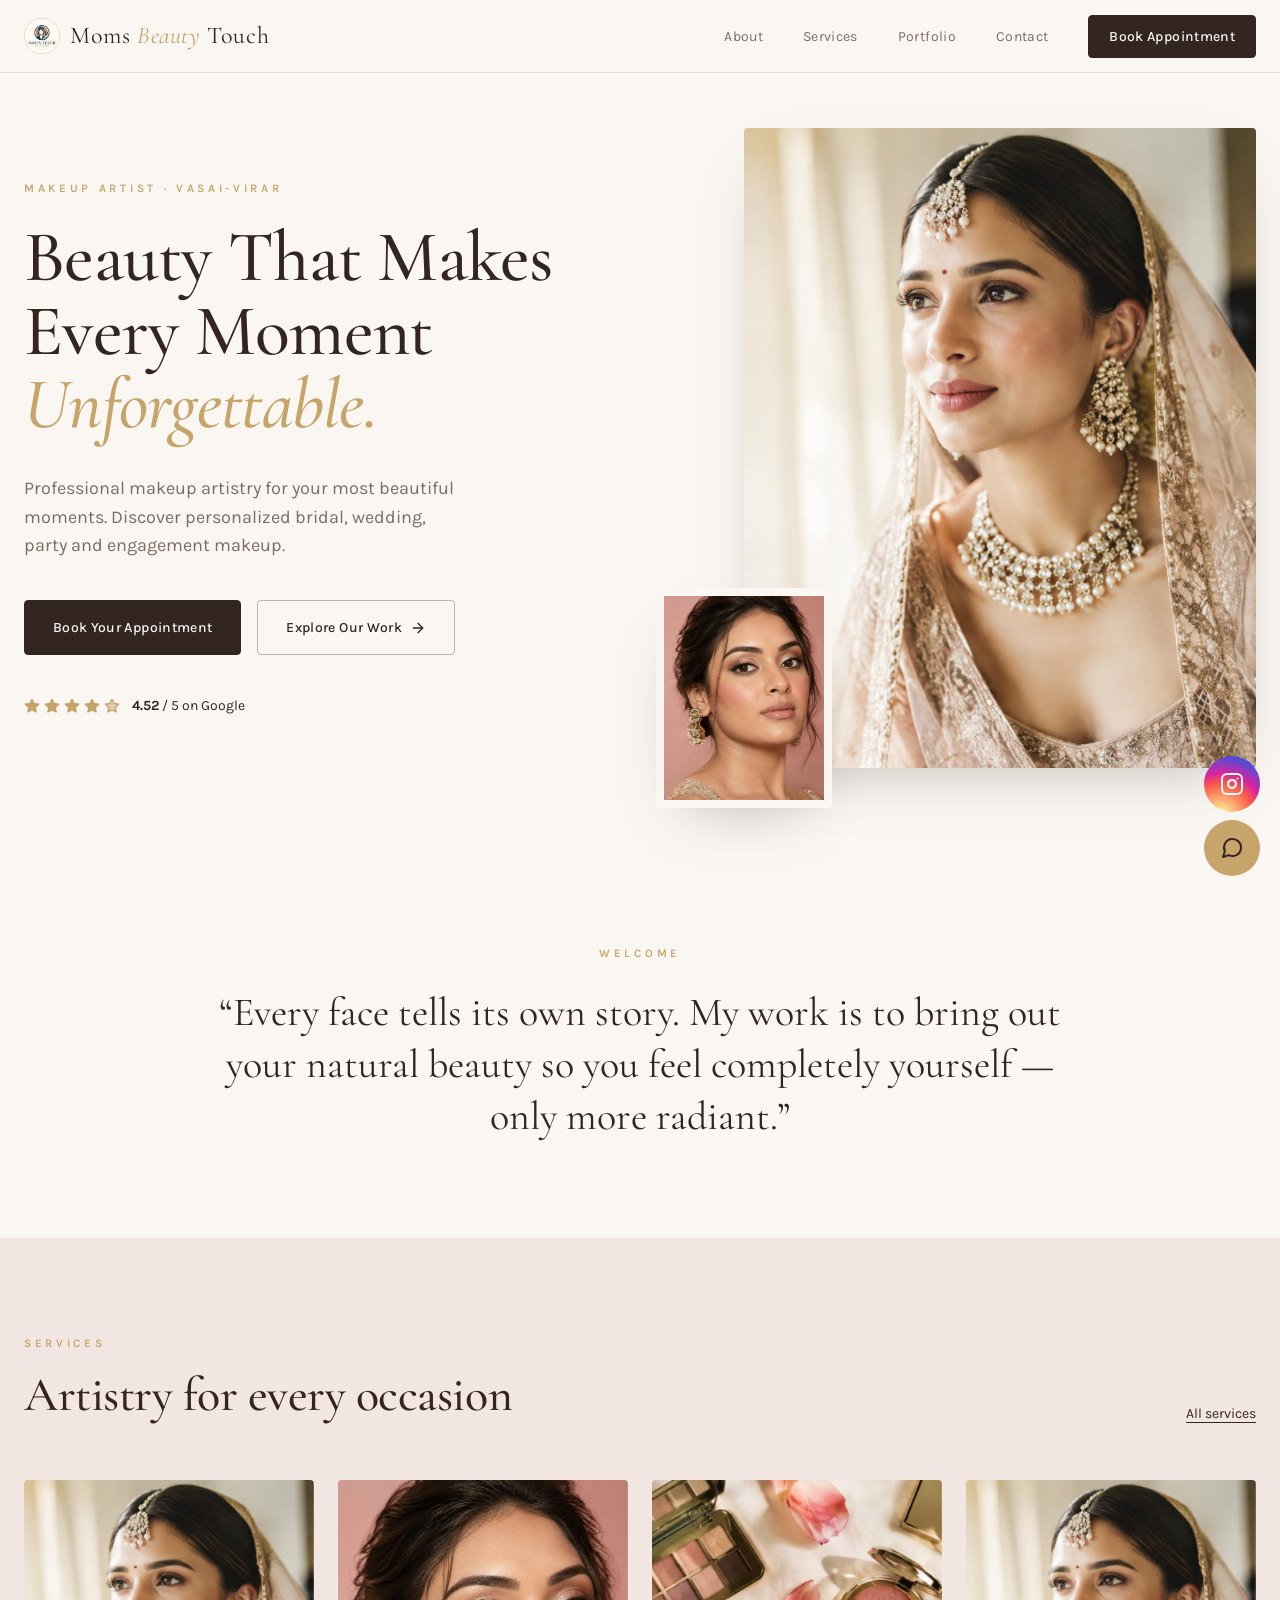
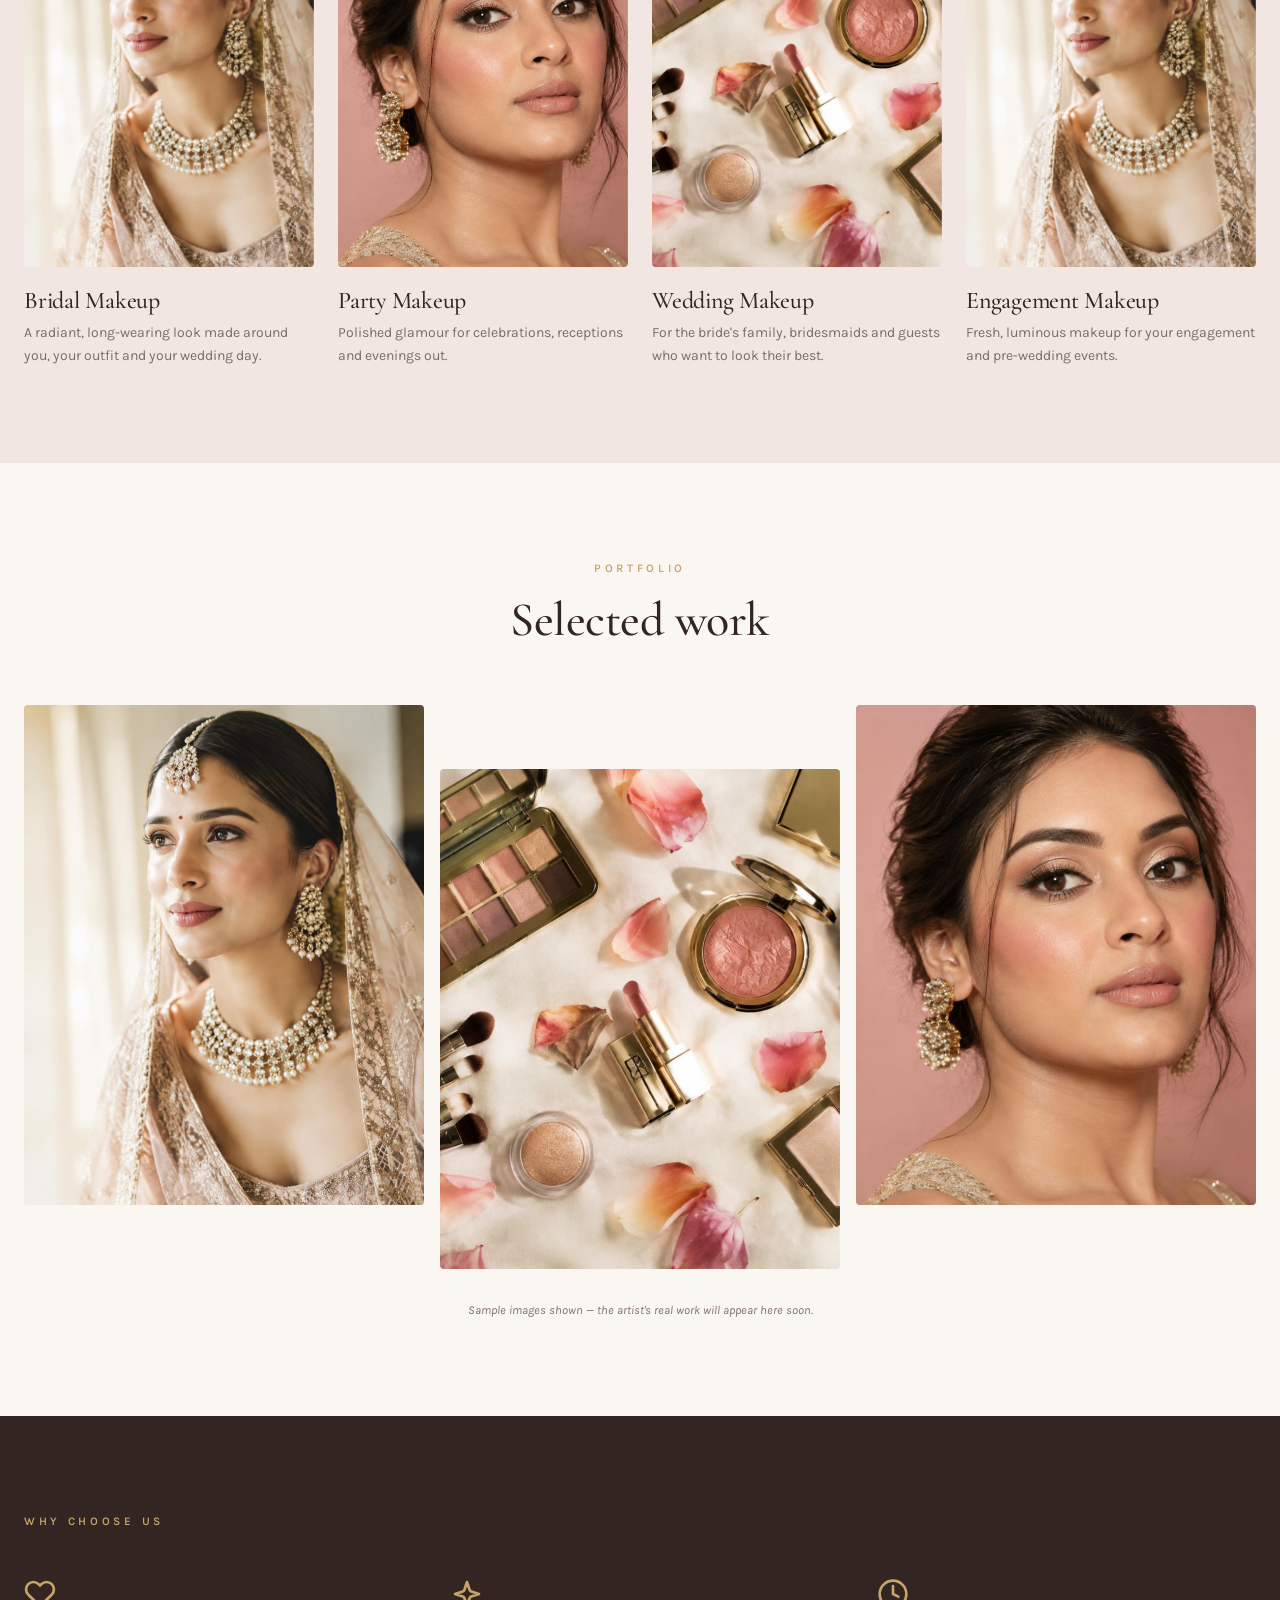
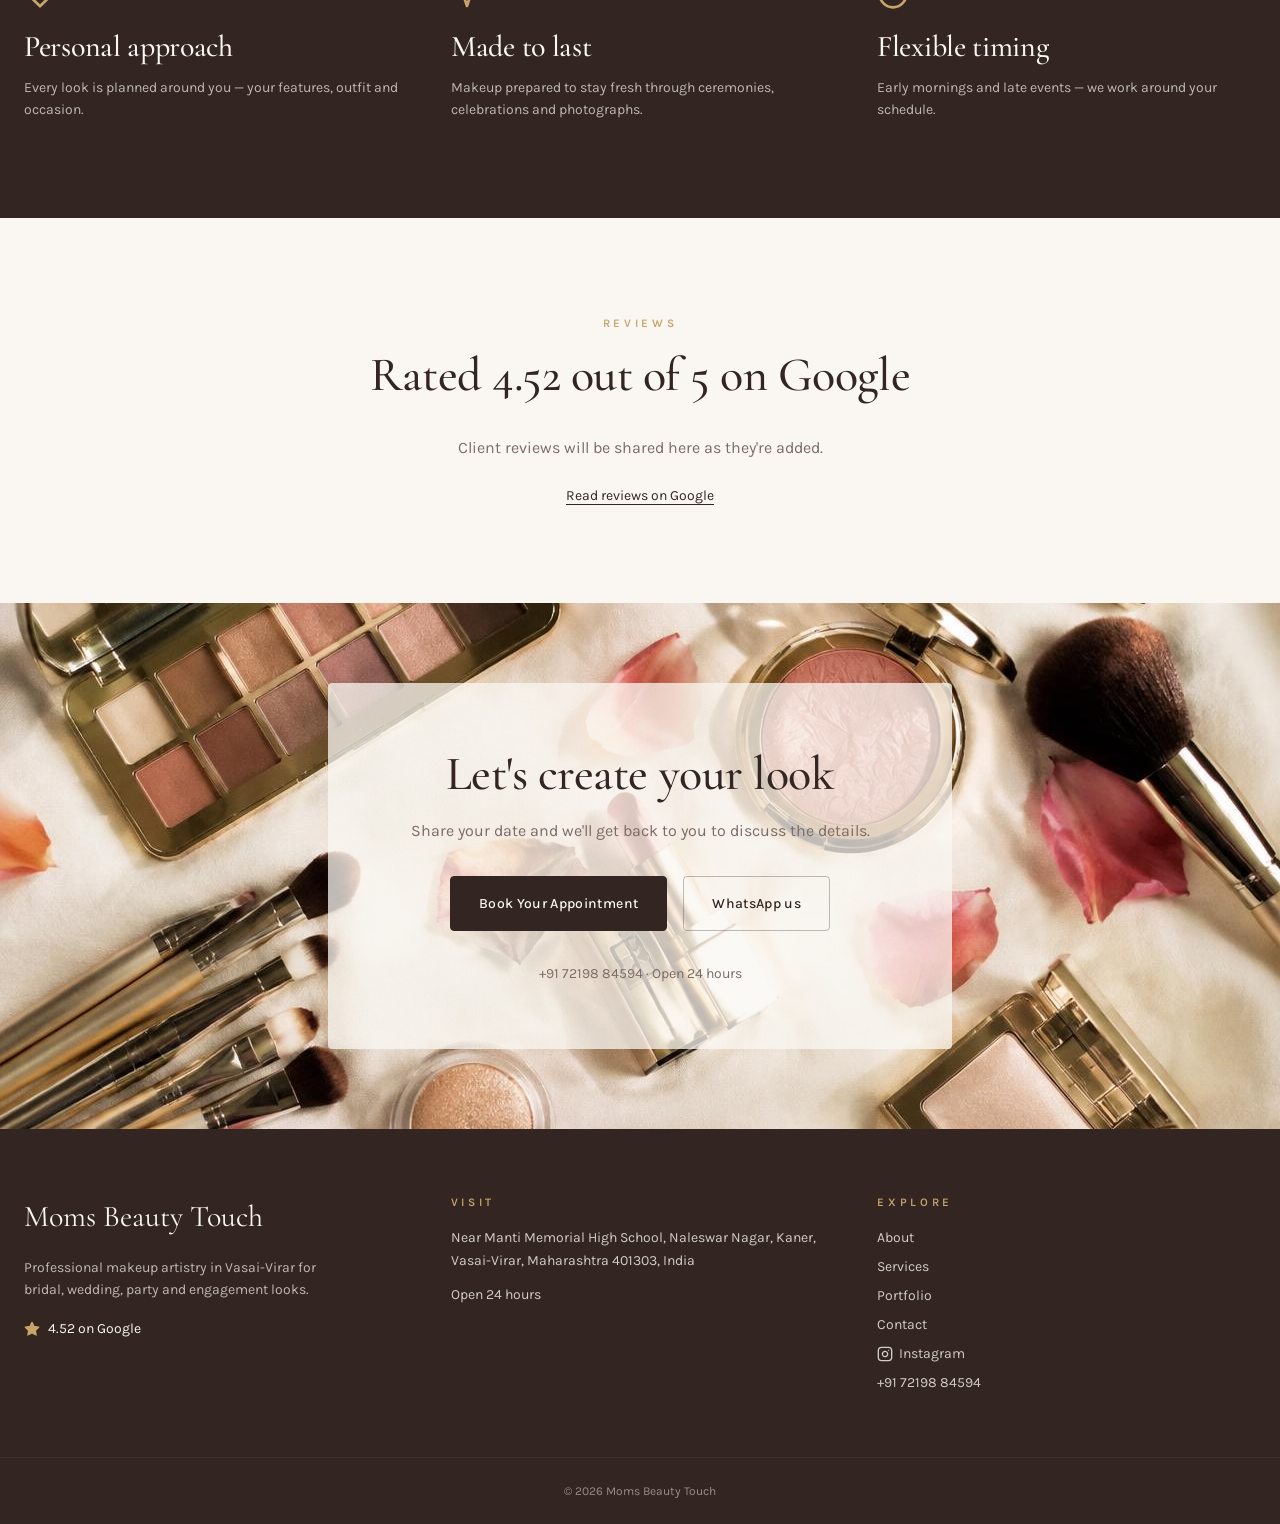
<file: index.html>
<!DOCTYPE html>
<html lang="en">
<head>
  <meta charset="UTF-8">
  <meta name="viewport" content="width=device-width, initial-scale=1.0">
  <title>Moms Beauty Touch — Bridal &amp; Party Makeup Artist, Vasai-Virar</title>
  <meta name="description" content="Professional bridal, wedding, party and engagement makeup in Vasai-Virar. Rated 4.52 on Google. Book your appointment today.">
  <meta property="og:title" content="Moms Beauty Touch — Bridal &amp; Party Makeup Artist, Vasai-Virar">
  <meta property="og:description" content="Professional bridal, wedding, party and engagement makeup in Vasai-Virar. Rated 4.52 on Google. Book your appointment today.">
  <meta property="og:type" content="website">
  <meta name="twitter:card" content="summary_large_image">
  <meta name="google-site-verification" content="jjWDTF46aO9fRRLZhnkF09t1IWAJakijJ6ZKNgYiA4A" />
  <link rel="icon" href="assets/images/favicon.ico" type="image/x-icon">

  <!-- Google Fonts: Cormorant Garamond & Karla -->
  <link rel="preconnect" href="https://fonts.googleapis.com">
  <link rel="preconnect" href="https://fonts.gstatic.com" crossorigin>
  <link href="https://fonts.googleapis.com/css2?family=Cormorant+Garamond:ital,wght@0,400;0,500;0,600;1,400;1,500&family=Karla:wght@400;500;600&display=swap" rel="stylesheet">

  <!-- Stylesheet -->
  <link rel="stylesheet" href="assets/css/style.css">

  <!-- Structured Data (Schema.org) -->
  <script type="application/ld+json">
  {
    "@context": "https://schema.org",
    "@type": "BeautySalon",
    "name": "Moms Beauty Touch",
    "telephone": "+917219884594",
    "address": {
      "@type": "PostalAddress",
      "streetAddress": "Near Manti Memorial High School, Naleswar Nagar, Kaner",
      "addressLocality": "Vasai-Virar",
      "addressRegion": "Maharashtra",
      "postalCode": "401303",
      "addressCountry": "IN"
    },
    "openingHours": "Mo-Su 00:00-23:59",
    "aggregateRating": {
      "@type": "AggregateRating",
      "ratingValue": 4.52,
      "bestRating": 5
    }
  }
  </script>
</head>
<body>

  <!-- Site Header -->
  <header class="site-header glass">
    <div class="container max-w-7xl site-header-inner">
      <a href="index.html" class="site-logo">
        <img src="assets/images/logo.png" alt="Moms Beauty Touch Logo" class="site-logo-img">
        <span>Moms <em class="text-gold">Beauty</em> Touch</span>
      </a>

      <nav class="nav-desktop">
        <a href="about.html" class="nav-link">About</a>
        <a href="services.html" class="nav-link">Services</a>
        <a href="portfolio.html" class="nav-link">Portfolio</a>
        <a href="contact.html" class="nav-link">Contact</a>
        <a href="booking.html" class="btn btn-primary btn-sm">Book Appointment</a>
      </nav>

      <button class="mobile-menu-btn" id="mobileMenuBtn" aria-label="Toggle Menu" aria-expanded="false">
        <svg class="icon" id="iconMenu" viewBox="0 0 24 24"><line x1="4" y1="12" x2="20" y2="12"></line><line x1="4" y1="6" x2="20" y2="6"></line><line x1="4" y1="18" x2="20" y2="18"></line></svg>
        <svg class="icon" id="iconClose" viewBox="0 0 24 24" style="display: none;"><line x1="18" y1="6" x2="6" y2="18"></line><line x1="6" y1="6" x2="18" y2="18"></line></svg>
      </button>
    </div>

    <!-- Mobile Drawer Menu -->
    <nav class="mobile-nav-drawer" id="mobileDrawer">
      <a href="about.html" class="mobile-nav-link">About</a>
      <a href="services.html" class="mobile-nav-link">Services</a>
      <a href="portfolio.html" class="mobile-nav-link">Portfolio</a>
      <a href="contact.html" class="mobile-nav-link">Contact</a>
      <a href="booking.html" class="mobile-nav-link">Book Appointment</a>
    </nav>
  </header>

  <!-- Main Content -->
  <main>
    <!-- Hero Section -->
    <section style="position: relative; padding-top: 8rem; padding-bottom: 5rem;">
      <div class="container max-w-7xl" style="display: grid; gap: 3rem; align-items: center;" id="heroGrid">
        <div class="reveal">
          <p class="eyebrow">Makeup Artist · Vasai-Virar</p>
          <h1 style="margin-top: 1.5rem; font-size: clamp(2.5rem, 6vw, 4.5rem); line-height: 1.02;">
            Beauty That Makes Every Moment <em class="text-gold">Unforgettable.</em>
          </h1>
          <p style="margin-top: 2rem; max-width: 28rem; font-size: 1.125rem; color: var(--muted-foreground);">
            Professional makeup artistry for your most beautiful moments. Discover personalized bridal, wedding, party and engagement makeup.
          </p>
          <div style="margin-top: 2.5rem; display: flex; flex-wrap: wrap; gap: 1rem;">
            <a href="booking.html" class="btn btn-primary">Book Your Appointment</a>
            <a href="portfolio.html" class="btn btn-outline" style="gap: 0.5rem;">
              Explore Our Work
              <svg class="icon icon-sm" viewBox="0 0 24 24"><line x1="5" y1="12" x2="19" y2="12"></line><polyline points="12 5 19 12 12 19"></polyline></svg>
            </a>
          </div>
          <div style="margin-top: 2.5rem; display: flex; align-items: center; gap: 0.75rem;">
            <div style="display: flex; gap: 0.25rem;">
              <svg class="icon icon-sm icon-gold-fill" viewBox="0 0 24 24"><polygon points="12 2 15.09 8.26 22 9.27 17 14.14 18.18 21.02 12 17.77 5.82 21.02 7 14.14 2 9.27 8.91 8.26 12 2"></polygon></svg>
              <svg class="icon icon-sm icon-gold-fill" viewBox="0 0 24 24"><polygon points="12 2 15.09 8.26 22 9.27 17 14.14 18.18 21.02 12 17.77 5.82 21.02 7 14.14 2 9.27 8.91 8.26 12 2"></polygon></svg>
              <svg class="icon icon-sm icon-gold-fill" viewBox="0 0 24 24"><polygon points="12 2 15.09 8.26 22 9.27 17 14.14 18.18 21.02 12 17.77 5.82 21.02 7 14.14 2 9.27 8.91 8.26 12 2"></polygon></svg>
              <svg class="icon icon-sm icon-gold-fill" viewBox="0 0 24 24"><polygon points="12 2 15.09 8.26 22 9.27 17 14.14 18.18 21.02 12 17.77 5.82 21.02 7 14.14 2 9.27 8.91 8.26 12 2"></polygon></svg>
              <svg class="icon icon-sm icon-gold-half" viewBox="0 0 24 24"><polygon points="12 2 15.09 8.26 22 9.27 17 14.14 18.18 21.02 12 17.77 5.82 21.02 7 14.14 2 9.27 8.91 8.26 12 2"></polygon></svg>
            </div>
            <p style="font-size: 0.875rem;"><strong>4.52</strong> / 5 on Google</p>
          </div>
        </div>

        <div style="position: relative;" class="reveal" style="transition-delay: 150ms;">
          <div class="img-zoom aspect-4-5 shadow-soft rounded-sm" style="max-width: 32rem; margin-left: auto;">
            <img src="assets/images/hero.jpg" alt="Bridal makeup look" width="1280" height="1600" class="object-cover">
          </div>
          <!-- Overlapping badge image (desktop) -->
          <div class="img-zoom aspect-4-5 shadow-soft rounded-sm hero-badge-img">
            <img src="assets/images/party.jpg" alt="Party makeup look" width="1024" height="1280" loading="lazy" class="object-cover">
          </div>
        </div>
      </div>
    </section>

    <!-- Welcome Statement Section -->
    <section style="padding: 6rem 0; text-align: center;">
      <div class="container max-w-4xl reveal">
        <p class="eyebrow">Welcome</p>
        <p style="margin-top: 1.5rem; font-family: var(--font-serif); font-size: clamp(1.75rem, 4vw, 2.5rem); line-height: 1.3;">
          &ldquo;Every face tells its own story. My work is to bring out your natural beauty so you feel completely yourself — only more radiant.&rdquo;
        </p>
      </div>
    </section>

    <!-- Services Overview Section -->
    <section style="background-color: var(--secondary-50); padding: 6rem 0;">
      <div class="container max-w-7xl">
        <div style="display: flex; flex-wrap: wrap; align-items: flex-end; justify-content: space-between; gap: 1.5rem;">
          <div class="reveal">
            <p class="eyebrow">Services</p>
            <h2 class="section-title">Artistry for every occasion</h2>
          </div>
          <a href="services.html" style="font-size: 0.875rem; text-decoration: underline; text-underline-offset: 4px;" class="reveal">All services</a>
        </div>

        <div id="servicesHomeGrid" style="margin-top: 3.5rem; display: grid; gap: 1.5rem; grid-template-columns: repeat(auto-fit, minmax(240px, 1fr));">
          <!-- Bridal Makeup -->
          <div class="reveal" style="transition-delay: 0ms;">
            <a href="service-details.html?service=bridal" style="display: block; text-decoration: none;">
              <div class="img-zoom aspect-3-4 rounded-sm">
                <img src="assets/images/hero.jpg" alt="Bridal Makeup" loading="lazy" class="object-cover">
              </div>
              <h3 style="margin-top: 1.25rem; font-size: 1.5rem;">Bridal Makeup</h3>
              <p style="margin-top: 0.5rem; font-size: 0.875rem; color: var(--muted-foreground);">
                A radiant, long-wearing look made around you, your outfit and your wedding day.
              </p>
            </a>
          </div>

          <!-- Party Makeup -->
          <div class="reveal" style="transition-delay: 100ms;">
            <a href="service-details.html?service=party" style="display: block; text-decoration: none;">
              <div class="img-zoom aspect-3-4 rounded-sm">
                <img src="assets/images/party.jpg" alt="Party Makeup" loading="lazy" class="object-cover">
              </div>
              <h3 style="margin-top: 1.25rem; font-size: 1.5rem;">Party Makeup</h3>
              <p style="margin-top: 0.5rem; font-size: 0.875rem; color: var(--muted-foreground);">
                Polished glamour for celebrations, receptions and evenings out.
              </p>
            </a>
          </div>

          <!-- Wedding Makeup -->
          <div class="reveal" style="transition-delay: 200ms;">
            <a href="service-details.html?service=wedding" style="display: block; text-decoration: none;">
              <div class="img-zoom aspect-3-4 rounded-sm">
                <img src="assets/images/studio.jpg" alt="Wedding Makeup" loading="lazy" class="object-cover">
              </div>
              <h3 style="margin-top: 1.25rem; font-size: 1.5rem;">Wedding Makeup</h3>
              <p style="margin-top: 0.5rem; font-size: 0.875rem; color: var(--muted-foreground);">
                For the bride's family, bridesmaids and guests who want to look their best.
              </p>
            </a>
          </div>

          <!-- Engagement Makeup -->
          <div class="reveal" style="transition-delay: 300ms;">
            <a href="service-details.html?service=engagement" style="display: block; text-decoration: none;">
              <div class="img-zoom aspect-3-4 rounded-sm">
                <img src="assets/images/hero.jpg" alt="Engagement Makeup" loading="lazy" class="object-cover">
              </div>
              <h3 style="margin-top: 1.25rem; font-size: 1.5rem;">Engagement Makeup</h3>
              <p style="margin-top: 0.5rem; font-size: 0.875rem; color: var(--muted-foreground);">
                Fresh, luminous makeup for your engagement and pre-wedding events.
              </p>
            </a>
          </div>
        </div>
      </div>
    </section>

    <!-- Selected Portfolio Section -->
    <section style="padding: 6rem 0;">
      <div class="container max-w-7xl">
        <div class="section-head text-center reveal">
          <p class="eyebrow">Portfolio</p>
          <h2 class="section-title">Selected work</h2>
        </div>

        <div style="margin-top: 3.5rem; display: grid; gap: 1rem; grid-template-columns: repeat(2, 1fr);" id="portfolioHomeGrid">
          <div class="reveal" style="transition-delay: 0ms;">
            <div class="img-zoom aspect-4-5 rounded-sm">
              <img src="assets/images/hero.jpg" alt="Portfolio sample bridal" loading="lazy" class="object-cover">
            </div>
          </div>
          <div class="reveal offset-md-16" style="transition-delay: 120ms;">
            <div class="img-zoom aspect-4-5 rounded-sm">
              <img src="assets/images/studio.jpg" alt="Portfolio sample studio kit" loading="lazy" class="object-cover">
            </div>
          </div>
          <div class="reveal" style="transition-delay: 240ms;" id="portfolioHomeItem3">
            <div class="img-zoom aspect-4-5 rounded-sm">
              <img src="assets/images/party.jpg" alt="Portfolio sample party" loading="lazy" class="object-cover">
            </div>
          </div>
        </div>

        <div style="margin-top: 2rem; text-align: center;">
          <p id="portfolioHomeNote" style="font-size: 0.75rem; color: var(--muted-foreground); font-style: italic;">
            Sample images shown — the artist's real work will appear here soon.
          </p>
        </div>
      </div>
    </section>

    <!-- Why Choose Us Section -->
    <section style="background-color: var(--primary); color: var(--primary-foreground); padding: 6rem 0;">
      <div class="container max-w-7xl">
        <p class="eyebrow reveal">Why choose us</p>
        <div style="margin-top: 3rem; display: grid; gap: 3rem; grid-template-columns: repeat(auto-fit, minmax(260px, 1fr));">
          <!-- Feature 1 -->
          <div class="reveal" style="transition-delay: 0ms;">
            <svg class="icon icon-xl icon-gold" viewBox="0 0 24 24"><path d="M20.84 4.61a5.5 5.5 0 0 0-7.78 0L12 5.67l-1.06-1.06a5.5 5.5 0 0 0-7.78 7.78l1.06 1.06L12 21.23l7.78-7.78 1.06-1.06a5.5 5.5 0 0 0 0-7.78z"></path></svg>
            <h3 style="margin-top: 1.25rem; font-size: 1.875rem; color: var(--primary-foreground);">Personal approach</h3>
            <p style="margin-top: 0.75rem; font-size: 0.875rem; opacity: 0.7; line-height: 1.6;">
              Every look is planned around you — your features, outfit and occasion.
            </p>
          </div>

          <!-- Feature 2 -->
          <div class="reveal" style="transition-delay: 120ms;">
            <svg class="icon icon-xl icon-gold" viewBox="0 0 24 24"><path d="m12 3-1.912 5.813a2 2 0 0 1-1.275 1.275L3 12l5.813 1.912a2 2 0 0 1 1.275 1.275L12 21l1.912-5.813a2 2 0 0 1 1.275-1.275L21 12l-5.813-1.912a2 2 0 0 1-1.275-1.275L12 3Z"></path></svg>
            <h3 style="margin-top: 1.25rem; font-size: 1.875rem; color: var(--primary-foreground);">Made to last</h3>
            <p style="margin-top: 0.75rem; font-size: 0.875rem; opacity: 0.7; line-height: 1.6;">
              Makeup prepared to stay fresh through ceremonies, celebrations and photographs.
            </p>
          </div>

          <!-- Feature 3 -->
          <div class="reveal" style="transition-delay: 240ms;">
            <svg class="icon icon-xl icon-gold" viewBox="0 0 24 24"><circle cx="12" cy="12" r="10"></circle><polyline points="12 6 12 12 16 14"></polyline></svg>
            <h3 style="margin-top: 1.25rem; font-size: 1.875rem; color: var(--primary-foreground);">Flexible timing</h3>
            <p style="margin-top: 0.75rem; font-size: 0.875rem; opacity: 0.7; line-height: 1.6;">
              Early mornings and late events — we work around your schedule.
            </p>
          </div>
        </div>
      </div>
    </section>

    <!-- Reviews / Google Rating Section -->
    <section style="padding: 6rem 0; text-align: center;">
      <div class="container max-w-4xl">
        <div class="section-head text-center reveal">
          <p class="eyebrow">Reviews</p>
          <h2 class="section-title">Rated 4.52 out of 5 on Google</h2>
        </div>

        <div class="reveal" style="margin-top: 1.5rem;">
          <p style="color: var(--muted-foreground); font-size: 1rem;">
            Client reviews will be shared here as they're added.
          </p>
          <a href="https://www.google.com/maps/search/?api=1&query=Moms%20Beauty%20Touch%2C%20Near%20Manti%20Memorial%20High%20School%2C%20Naleswar%20Nagar%2C%20Kaner%2C%20Vasai-Virar%2C%20Maharashtra%20401303" target="_blank" rel="noreferrer" style="margin-top: 1.5rem; display: inline-block; font-size: 0.875rem; text-decoration: underline; text-underline-offset: 4px;">
            Read reviews on Google
          </a>
        </div>
      </div>
    </section>

    <!-- Call to Action Banner Section -->
    <section style="position: relative; overflow: hidden;">
      <img src="assets/images/studio.jpg" alt="Moms Beauty Touch Studio" loading="lazy" style="position: absolute; inset: 0; width: 100%; height: 100%; object-fit: cover;">
      <div class="container max-w-2xl reveal" style="position: relative; margin-top: 5rem; margin-bottom: 5rem;">
        <div class="glass rounded-sm" style="padding: 4rem 2rem; text-align: center;">
          <h2 style="font-size: clamp(2rem, 5vw, 3rem);">Let's create your look</h2>
          <p style="margin-top: 1rem; color: var(--muted-foreground); font-size: 1rem;">
            Share your date and we'll get back to you to discuss the details.
          </p>
          <div style="margin-top: 2rem; display: flex; flex-wrap: wrap; justify-content: center; gap: 1rem;">
            <a href="booking.html" class="btn btn-primary">Book Your Appointment</a>
            <a href="https://wa.me/917219884594?text=Hello!%20I'd%20like%20to%20enquire%20about%20makeup." target="_blank" rel="noreferrer" class="btn btn-outline">WhatsApp us</a>
          </div>
          <p style="margin-top: 2rem; font-size: 0.875rem; color: var(--muted-foreground);">
            +91 72198 84594 · Open 24 hours
          </p>
        </div>
      </div>
    </section>
  </main>

  <!-- Site Footer -->
  <footer class="site-footer">
    <div class="container max-w-7xl footer-grid">
      <div>
        <p class="footer-brand">Moms Beauty Touch</p>
        <p class="footer-desc">Professional makeup artistry in Vasai-Virar for bridal, wedding, party and engagement looks.</p>
        <p class="footer-rating">
          <svg class="icon icon-sm icon-gold-fill" viewBox="0 0 24 24"><polygon points="12 2 15.09 8.26 22 9.27 17 14.14 18.18 21.02 12 17.77 5.82 21.02 7 14.14 2 9.27 8.91 8.26 12 2"></polygon></svg>
          4.52 on Google
        </p>
      </div>
      <div>
        <p class="footer-col-title">Visit</p>
        <p class="footer-text">Near Manti Memorial High School, Naleswar Nagar, Kaner, Vasai-Virar, Maharashtra 401303, India</p>
        <p class="footer-text" style="margin-top: 0.75rem;">Open 24 hours</p>
      </div>
      <div>
        <p class="footer-col-title">Explore</p>
        <div class="footer-links">
          <a href="about.html">About</a>
          <a href="services.html">Services</a>
          <a href="portfolio.html">Portfolio</a>
          <a href="contact.html">Contact</a>
          <a href="https://www.instagram.com/moms_beauty_touch" target="_blank" rel="noreferrer" style="display: inline-flex; align-items: center; gap: 0.35rem;">
            <svg class="icon icon-sm" viewBox="0 0 24 24" fill="none" stroke="currentColor" stroke-width="2" stroke-linecap="round" stroke-linejoin="round"><rect x="2" y="2" width="20" height="20" rx="5" ry="5"></rect><path d="M16 11.37A4 4 0 1 1 12.63 8 4 4 0 0 1 16 11.37z"></path><line x1="17.5" y1="6.5" x2="17.51" y2="6.5"></line></svg>
            Instagram
          </a>
          <a href="tel:+917219884594">+91 72198 84594</a>
        </div>
      </div>
    </div>
    <div class="footer-copyright">
      &copy; <span id="currentYear"></span> Moms Beauty Touch
    </div>
  </footer>

  <!-- Floating Instagram CTA Button -->
  <a href="https://www.instagram.com/moms_beauty_touch" target="_blank" rel="noreferrer" class="insta-float-btn" aria-label="Follow on Instagram">
    <svg class="icon icon-lg" viewBox="0 0 24 24" fill="none" stroke="currentColor" stroke-width="2" stroke-linecap="round" stroke-linejoin="round"><rect x="2" y="2" width="20" height="20" rx="5" ry="5"></rect><path d="M16 11.37A4 4 0 1 1 12.63 8 4 4 0 0 1 16 11.37z"></path><line x1="17.5" y1="6.5" x2="17.51" y2="6.5"></line></svg>
  </a>

  <!-- Floating WhatsApp CTA Button -->
  <a href="https://wa.me/917219884594?text=Hello!%20I'd%20like%20to%20enquire%20about%20makeup." target="_blank" rel="noreferrer" class="wa-float-btn" aria-label="Chat on WhatsApp">
    <svg class="icon icon-lg" viewBox="0 0 24 24"><path d="m3 21 1.9-5.7a8.5 8.5 0 1 1 3.8 3.8z"></path></svg>
  </a>

  <!-- Mobile Sticky Bottom Booking Bar -->
  <a href="booking.html" class="mobile-sticky-bar">
    Book Your Appointment
  </a>

  <!-- Responsive Hero Grid Custom Inline Style -->
  <style>
    @media (min-width: 768px) {
      #heroGrid {
        grid-template-columns: repeat(12, minmax(0, 1fr)) !important;
      }
      #heroGrid > div:first-child {
        grid-column: span 6 / span 6;
      }
      #heroGrid > div:last-child {
        grid-column: span 6 / span 6;
      }
      .hero-badge-img {
        display: block !important;
        position: absolute;
        bottom: -2.5rem;
        left: -0.5rem;
        width: 11rem;
        border: 8px solid var(--background);
      }
      #portfolioHomeGrid {
        grid-template-columns: repeat(3, 1fr) !important;
      }
    }
    @media (max-width: 767px) {
      .hero-badge-img {
        display: none !important;
      }
    }
  </style>

  <!-- JavaScript -->
  <script src="assets/js/main.js"></script>
</body>
</html>
</file>
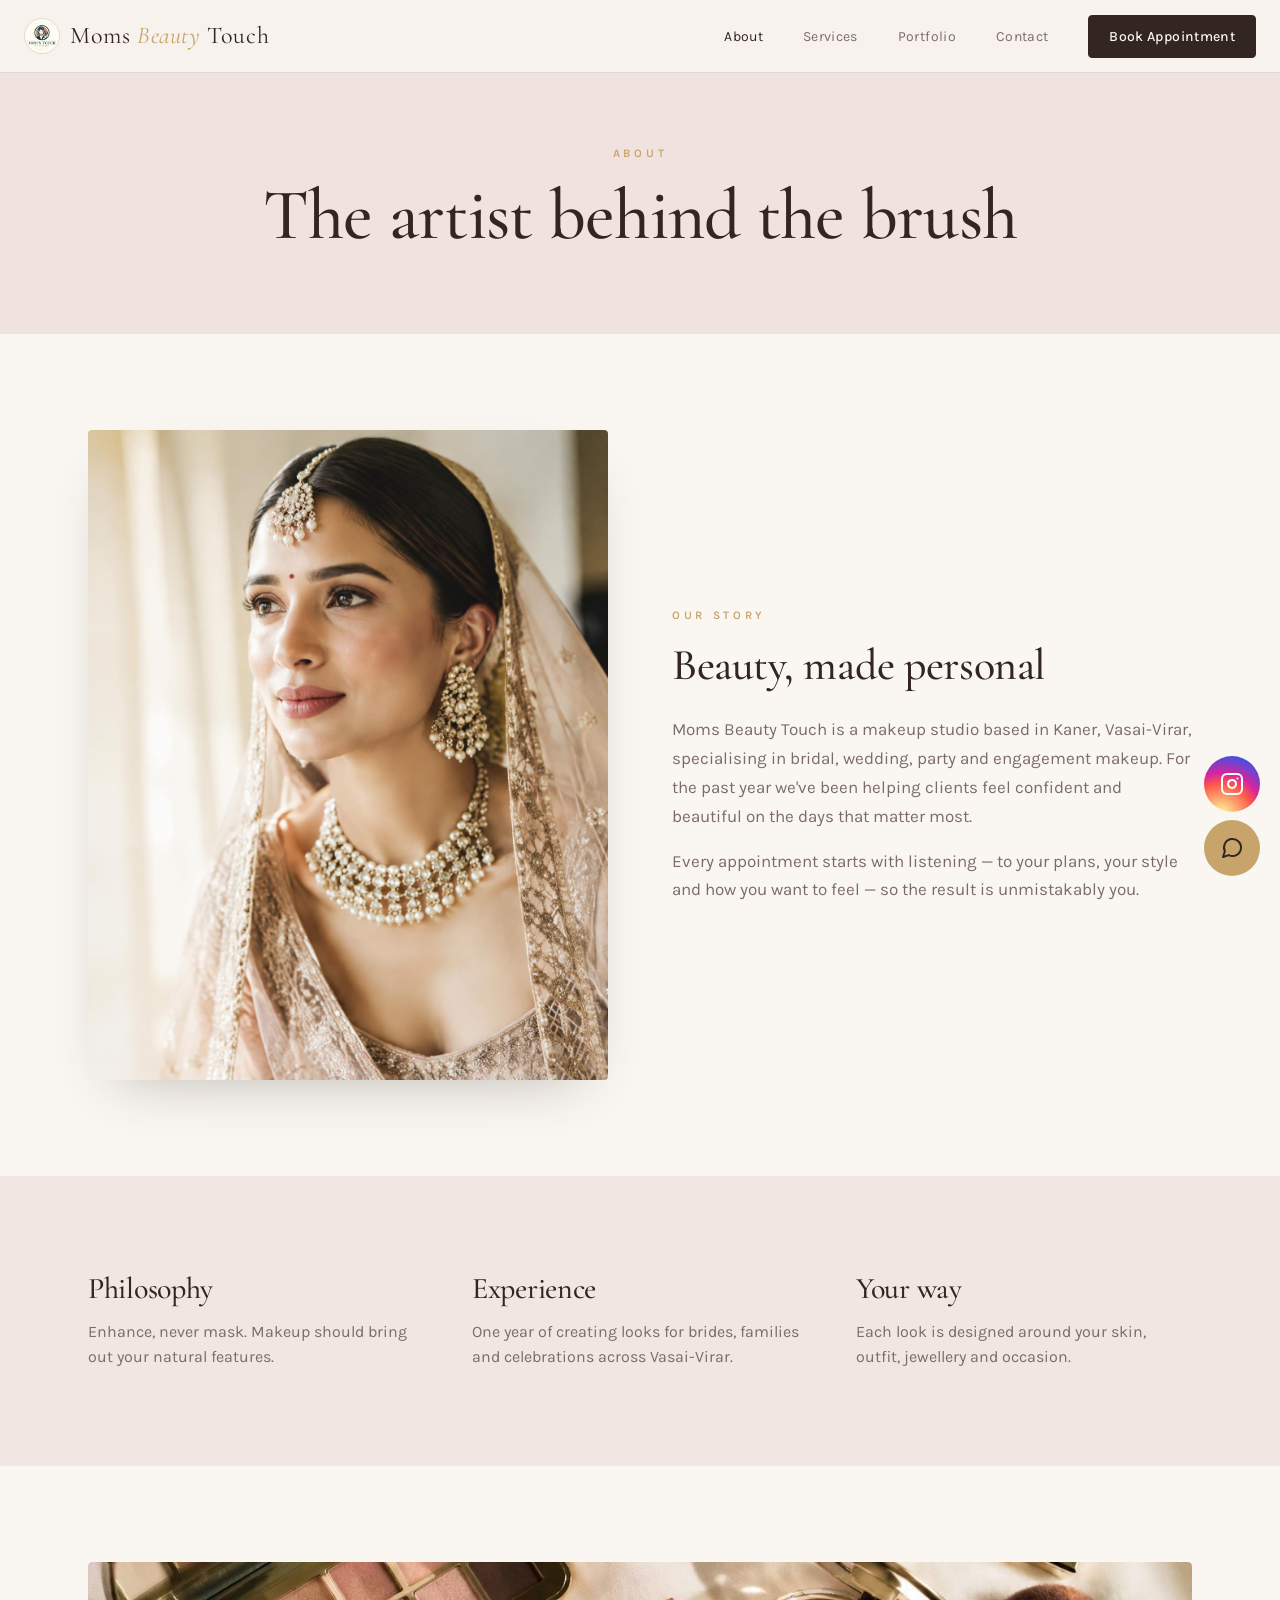
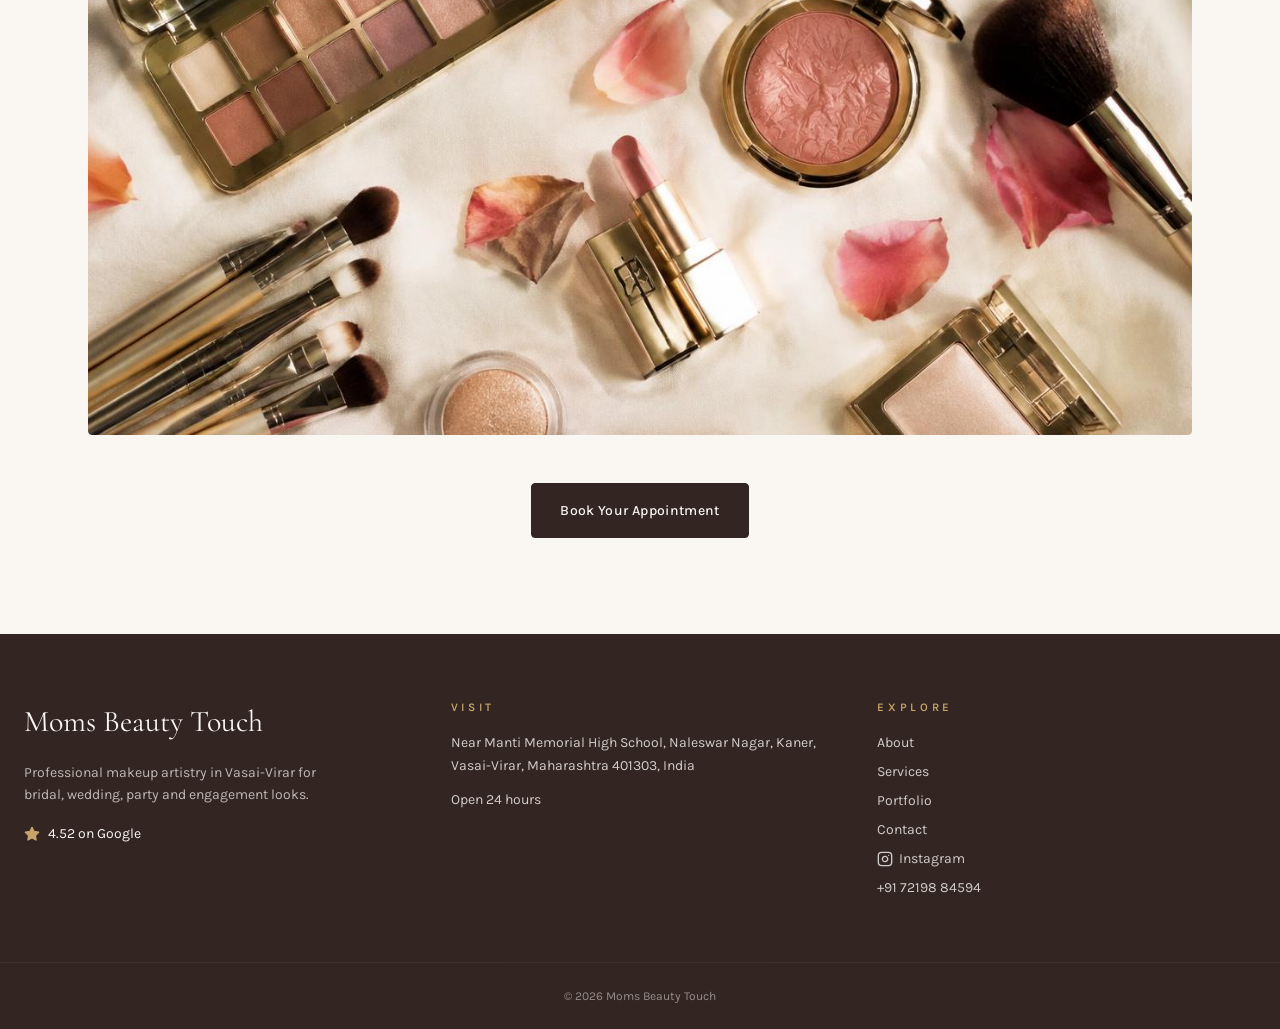
<file: about.html>
<!DOCTYPE html>
<html lang="en">
<head>
  <meta charset="UTF-8">
  <meta name="viewport" content="width=device-width, initial-scale=1.0">
  <title>About — Moms Beauty Touch</title>
  <meta name="description" content="Meet the makeup artist behind Moms Beauty Touch in Vasai-Virar and her personal approach to beauty.">
  <meta property="og:title" content="About — Moms Beauty Touch">
  <meta property="og:description" content="Meet the makeup artist behind Moms Beauty Touch in Vasai-Virar and her personal approach to beauty.">
  <meta property="og:type" content="website">
  <meta name="twitter:card" content="summary_large_image">
  <link rel="icon" href="assets/images/favicon.ico" type="image/x-icon">

  <!-- Google Fonts -->
  <link rel="preconnect" href="https://fonts.googleapis.com">
  <link rel="preconnect" href="https://fonts.gstatic.com" crossorigin>
  <link href="https://fonts.googleapis.com/css2?family=Cormorant+Garamond:ital,wght@0,400;0,500;0,600;1,400;1,500&family=Karla:wght@400;500;600&display=swap" rel="stylesheet">

  <!-- Stylesheet -->
  <link rel="stylesheet" href="assets/css/style.css">
</head>
<body>

  <!-- Site Header -->
  <header class="site-header glass">
    <div class="container max-w-7xl site-header-inner">
      <a href="index.html" class="site-logo">
        <img src="assets/images/logo.png" alt="Moms Beauty Touch Logo" class="site-logo-img">
        <span>Moms <em class="text-gold">Beauty</em> Touch</span>
      </a>

      <nav class="nav-desktop">
        <a href="about.html" class="nav-link active">About</a>
        <a href="services.html" class="nav-link">Services</a>
        <a href="portfolio.html" class="nav-link">Portfolio</a>
        <a href="contact.html" class="nav-link">Contact</a>
        <a href="booking.html" class="btn btn-primary btn-sm">Book Appointment</a>
      </nav>

      <button class="mobile-menu-btn" id="mobileMenuBtn" aria-label="Toggle Menu" aria-expanded="false">
        <svg class="icon" id="iconMenu" viewBox="0 0 24 24"><line x1="4" y1="12" x2="20" y2="12"></line><line x1="4" y1="6" x2="20" y2="6"></line><line x1="4" y1="18" x2="20" y2="18"></line></svg>
        <svg class="icon" id="iconClose" viewBox="0 0 24 24" style="display: none;"><line x1="18" y1="6" x2="6" y2="18"></line><line x1="6" y1="6" x2="18" y2="18"></line></svg>
      </button>
    </div>

    <!-- Mobile Drawer Menu -->
    <nav class="mobile-nav-drawer" id="mobileDrawer">
      <a href="about.html" class="mobile-nav-link active">About</a>
      <a href="services.html" class="mobile-nav-link">Services</a>
      <a href="portfolio.html" class="mobile-nav-link">Portfolio</a>
      <a href="contact.html" class="mobile-nav-link">Contact</a>
      <a href="booking.html" class="mobile-nav-link">Book Appointment</a>
    </nav>
  </header>

  <!-- Main Content -->
  <main>
    <!-- Page Hero Header -->
    <section class="page-hero">
      <p class="eyebrow">About</p>
      <h1 class="page-hero-title">The artist behind the brush</h1>
    </section>

    <!-- Our Story Section -->
    <section style="padding: 6rem 0;">
      <div class="container max-w-6xl">
        <div style="display: grid; gap: 4rem; align-items: center;" id="aboutStoryGrid">
          <div class="reveal">
            <div class="img-zoom aspect-4-5 rounded-sm shadow-soft">
              <img src="assets/images/hero.jpg" alt="Makeup by Moms Beauty Touch" class="object-cover">
            </div>
          </div>
          <div class="reveal" style="transition-delay: 150ms;">
            <p class="eyebrow">Our story</p>
            <h2 style="margin-top: 1rem; font-size: clamp(2rem, 4vw, 2.75rem);">Beauty, made personal</h2>
            <p style="margin-top: 1.5rem; color: var(--muted-foreground); line-height: 1.7; font-size: 1.0625rem;">
              Moms Beauty Touch is a makeup studio based in Kaner, Vasai-Virar, specialising in bridal, wedding, party and engagement makeup. For the past year we've been helping clients feel confident and beautiful on the days that matter most.
            </p>
            <p style="margin-top: 1rem; color: var(--muted-foreground); line-height: 1.7; font-size: 1.0625rem;">
              Every appointment starts with listening — to your plans, your style and how you want to feel — so the result is unmistakably you.
            </p>
          </div>
        </div>
      </div>
    </section>

    <!-- Values Grid Section -->
    <section style="background-color: var(--secondary-50); padding: 6rem 0;">
      <div class="container max-w-6xl">
        <div style="display: grid; gap: 3rem; grid-template-columns: repeat(auto-fit, minmax(260px, 1fr));">
          <!-- Philosophy -->
          <div class="reveal" style="transition-delay: 0ms;">
            <h3 style="font-size: 1.875rem;">Philosophy</h3>
            <p style="margin-top: 0.75rem; color: var(--muted-foreground); line-height: 1.6;">
              Enhance, never mask. Makeup should bring out your natural features.
            </p>
          </div>

          <!-- Experience -->
          <div class="reveal" style="transition-delay: 120ms;">
            <h3 style="font-size: 1.875rem;">Experience</h3>
            <p style="margin-top: 0.75rem; color: var(--muted-foreground); line-height: 1.6;">
              One year of creating looks for brides, families and celebrations across Vasai-Virar.
            </p>
          </div>

          <!-- Your Way -->
          <div class="reveal" style="transition-delay: 240ms;">
            <h3 style="font-size: 1.875rem;">Your way</h3>
            <p style="margin-top: 0.75rem; color: var(--muted-foreground); line-height: 1.6;">
              Each look is designed around your skin, outfit, jewellery and occasion.
            </p>
          </div>
        </div>
      </div>
    </section>

    <!-- Studio Landscape Banner Section -->
    <section style="padding: 6rem 0; text-align: center;">
      <div class="container max-w-6xl reveal">
        <div class="aspect-21-9 rounded-sm overflow-hidden" style="overflow: hidden;">
          <img src="assets/images/studio.jpg" alt="Makeup kit studio" loading="lazy" class="object-cover rounded-sm">
        </div>
        <div style="margin-top: 3rem;">
          <a href="booking.html" class="btn btn-primary">Book Your Appointment</a>
        </div>
      </div>
    </section>
  </main>

  <!-- Site Footer -->
  <footer class="site-footer">
    <div class="container max-w-7xl footer-grid">
      <div>
        <p class="footer-brand">Moms Beauty Touch</p>
        <p class="footer-desc">Professional makeup artistry in Vasai-Virar for bridal, wedding, party and engagement looks.</p>
        <p class="footer-rating">
          <svg class="icon icon-sm icon-gold-fill" viewBox="0 0 24 24"><polygon points="12 2 15.09 8.26 22 9.27 17 14.14 18.18 21.02 12 17.77 5.82 21.02 7 14.14 2 9.27 8.91 8.26 12 2"></polygon></svg>
          4.52 on Google
        </p>
      </div>
      <div>
        <p class="footer-col-title">Visit</p>
        <p class="footer-text">Near Manti Memorial High School, Naleswar Nagar, Kaner, Vasai-Virar, Maharashtra 401303, India</p>
        <p class="footer-text" style="margin-top: 0.75rem;">Open 24 hours</p>
      </div>
      <div>
        <p class="footer-col-title">Explore</p>
        <div class="footer-links">
          <a href="about.html">About</a>
          <a href="services.html">Services</a>
          <a href="portfolio.html">Portfolio</a>
          <a href="contact.html">Contact</a>
          <a href="https://www.instagram.com/moms_beauty_touch" target="_blank" rel="noreferrer" style="display: inline-flex; align-items: center; gap: 0.35rem;">
            <svg class="icon icon-sm" viewBox="0 0 24 24" fill="none" stroke="currentColor" stroke-width="2" stroke-linecap="round" stroke-linejoin="round"><rect x="2" y="2" width="20" height="20" rx="5" ry="5"></rect><path d="M16 11.37A4 4 0 1 1 12.63 8 4 4 0 0 1 16 11.37z"></path><line x1="17.5" y1="6.5" x2="17.51" y2="6.5"></line></svg>
            Instagram
          </a>
          <a href="tel:+917219884594">+91 72198 84594</a>
        </div>
      </div>
    </div>
    <div class="footer-copyright">
      &copy; <span id="currentYear"></span> Moms Beauty Touch
    </div>
  </footer>

  <!-- Floating Instagram CTA Button -->
  <a href="https://www.instagram.com/moms_beauty_touch" target="_blank" rel="noreferrer" class="insta-float-btn" aria-label="Follow on Instagram">
    <svg class="icon icon-lg" viewBox="0 0 24 24" fill="none" stroke="currentColor" stroke-width="2" stroke-linecap="round" stroke-linejoin="round"><rect x="2" y="2" width="20" height="20" rx="5" ry="5"></rect><path d="M16 11.37A4 4 0 1 1 12.63 8 4 4 0 0 1 16 11.37z"></path><line x1="17.5" y1="6.5" x2="17.51" y2="6.5"></line></svg>
  </a>

  <!-- Floating WhatsApp CTA Button -->
  <a href="https://wa.me/917219884594?text=Hello!%20I'd%20like%20to%20enquire%20about%20makeup." target="_blank" rel="noreferrer" class="wa-float-btn" aria-label="Chat on WhatsApp">
    <svg class="icon icon-lg" viewBox="0 0 24 24"><path d="m3 21 1.9-5.7a8.5 8.5 0 1 1 3.8 3.8z"></path></svg>
  </a>

  <!-- Mobile Sticky Bottom Booking Bar -->
  <a href="booking.html" class="mobile-sticky-bar">
    Book Your Appointment
  </a>

  <!-- Layout Responsive Style -->
  <style>
    @media (min-width: 768px) {
      #aboutStoryGrid {
        grid-template-columns: repeat(2, minmax(0, 1fr)) !important;
      }
    }
  </style>

  <!-- JavaScript -->
  <script src="assets/js/main.js"></script>
</body>
</html>
</file>
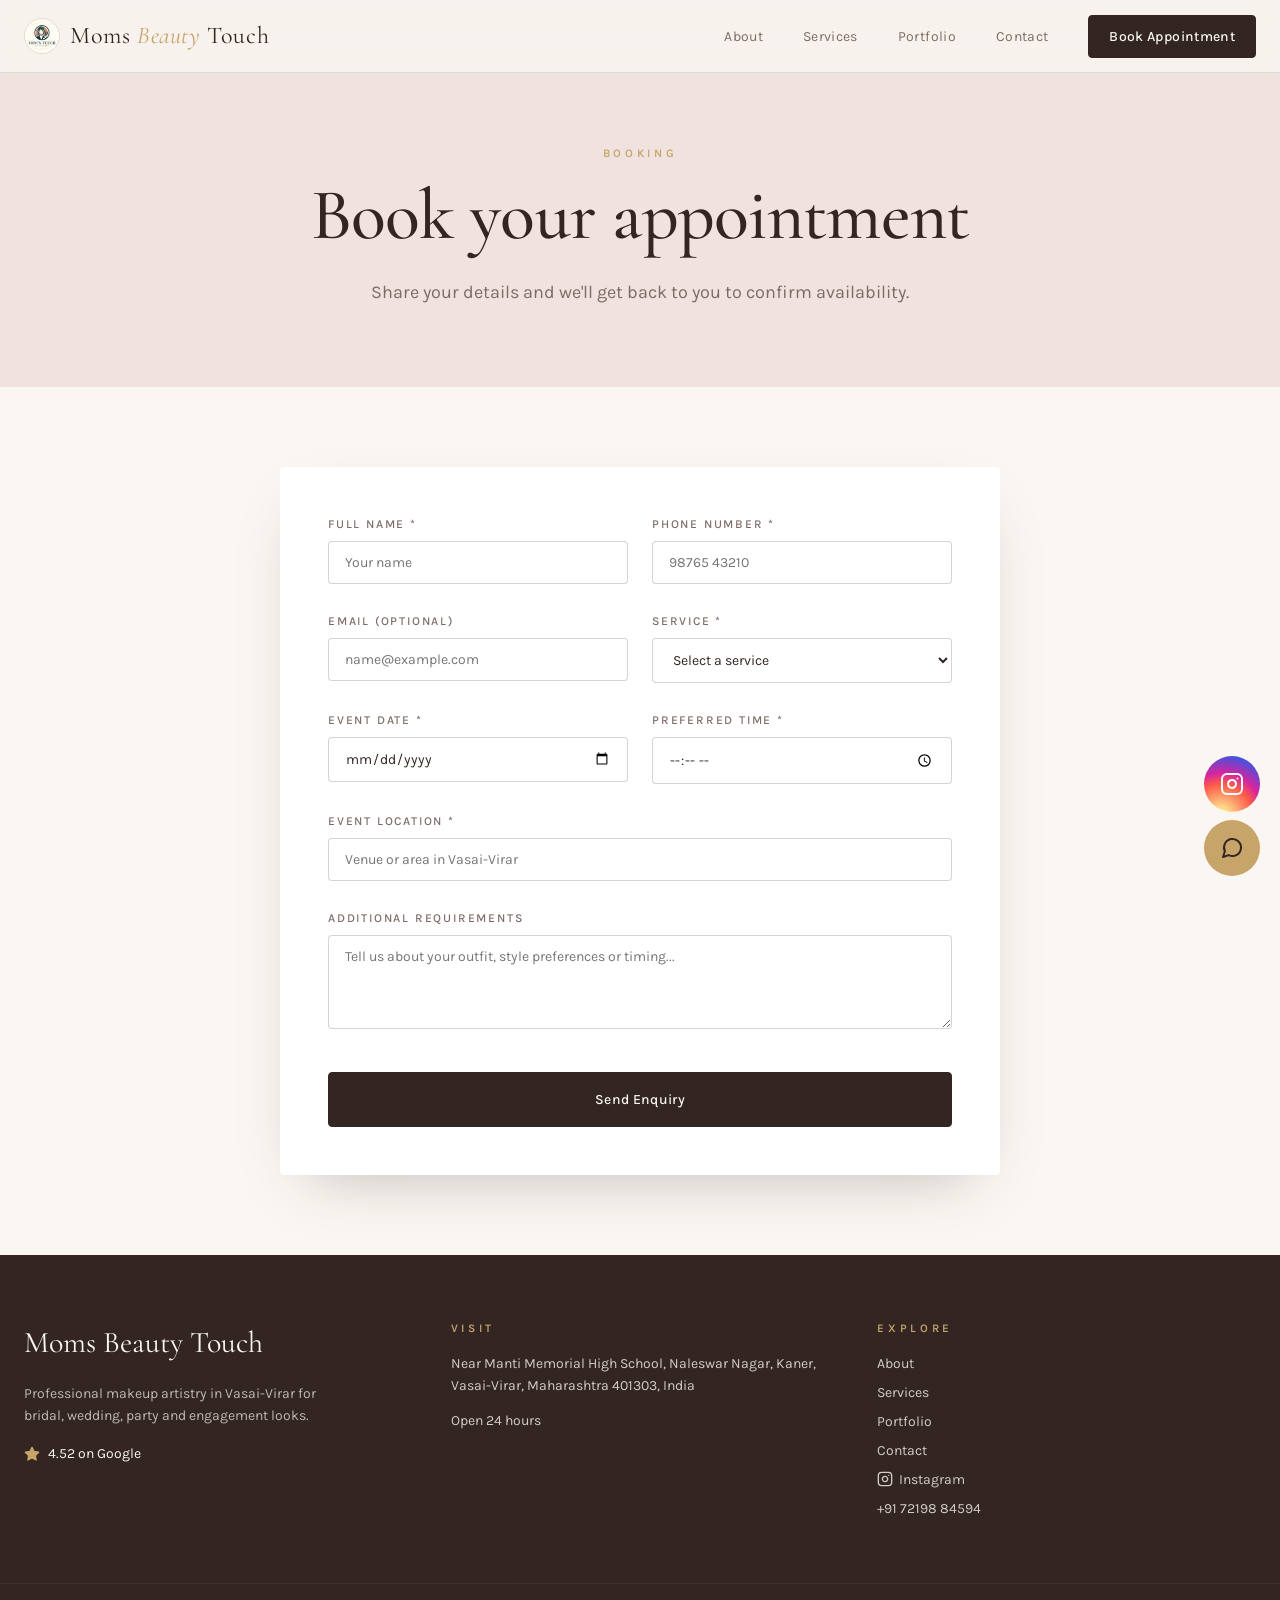
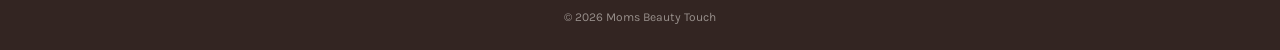
<file: booking.html>
<!DOCTYPE html>
<html lang="en">
<head>
  <meta charset="UTF-8">
  <meta name="viewport" content="width=device-width, initial-scale=1.0">
  <title>Book an Appointment — Moms Beauty Touch</title>
  <meta name="description" content="Send an appointment enquiry for bridal, party, wedding or engagement makeup in Vasai-Virar.">
  <meta property="og:title" content="Book an Appointment — Moms Beauty Touch">
  <meta property="og:description" content="Send an appointment enquiry for bridal, party, wedding or engagement makeup in Vasai-Virar.">
  <meta property="og:type" content="website">
  <meta name="twitter:card" content="summary_large_image">
  <link rel="icon" href="assets/images/favicon.ico" type="image/x-icon">

  <!-- Google Fonts -->
  <link rel="preconnect" href="https://fonts.googleapis.com">
  <link rel="preconnect" href="https://fonts.gstatic.com" crossorigin>
  <link href="https://fonts.googleapis.com/css2?family=Cormorant+Garamond:ital,wght@0,400;0,500;0,600;1,400;1,500&family=Karla:wght@400;500;600&display=swap" rel="stylesheet">

  <!-- Stylesheet -->
  <link rel="stylesheet" href="assets/css/style.css">
</head>
<body>

  <!-- Site Header -->
  <header class="site-header glass">
    <div class="container max-w-7xl site-header-inner">
      <a href="index.html" class="site-logo">
        <img src="assets/images/logo.png" alt="Moms Beauty Touch Logo" class="site-logo-img">
        <span>Moms <em class="text-gold">Beauty</em> Touch</span>
      </a>

      <nav class="nav-desktop">
        <a href="about.html" class="nav-link">About</a>
        <a href="services.html" class="nav-link">Services</a>
        <a href="portfolio.html" class="nav-link">Portfolio</a>
        <a href="contact.html" class="nav-link">Contact</a>
        <a href="booking.html" class="btn btn-primary btn-sm">Book Appointment</a>
      </nav>

      <button class="mobile-menu-btn" id="mobileMenuBtn" aria-label="Toggle Menu" aria-expanded="false">
        <svg class="icon" id="iconMenu" viewBox="0 0 24 24"><line x1="4" y1="12" x2="20" y2="12"></line><line x1="4" y1="6" x2="20" y2="6"></line><line x1="4" y1="18" x2="20" y2="18"></line></svg>
        <svg class="icon" id="iconClose" viewBox="0 0 24 24" style="display: none;"><line x1="18" y1="6" x2="6" y2="18"></line><line x1="6" y1="6" x2="18" y2="18"></line></svg>
      </button>
    </div>

    <!-- Mobile Drawer Menu -->
    <nav class="mobile-nav-drawer" id="mobileDrawer">
      <a href="about.html" class="mobile-nav-link">About</a>
      <a href="services.html" class="mobile-nav-link">Services</a>
      <a href="portfolio.html" class="mobile-nav-link">Portfolio</a>
      <a href="contact.html" class="mobile-nav-link">Contact</a>
      <a href="booking.html" class="mobile-nav-link">Book Appointment</a>
    </nav>
  </header>

  <!-- Main Content -->
  <main>
    <!-- Page Hero Header -->
    <section class="page-hero">
      <p class="eyebrow">Booking</p>
      <h1 class="page-hero-title">Book your appointment</h1>
      <p class="page-hero-text">Share your details and we'll get back to you to confirm availability.</p>
    </section>

    <!-- Booking Form Section -->
    <section style="padding: 5rem 0;">
      <div class="container max-w-3xl">

        <!-- Animated Success Confirmation State -->
        <div id="bookingSuccess" class="form-card text-center" style="display: none; padding: 3rem 2rem; text-align: center;">
          <svg class="icon icon-gold" style="width: 3.5rem; height: 3.5rem; margin: 0 auto;" viewBox="0 0 24 24">
            <path d="M22 11.08V12a10 10 0 1 1-5.93-9.14"></path>
            <polyline points="22 4 12 14.01 9 11.01"></polyline>
          </svg>
          <h2 style="margin-top: 1.25rem; font-size: clamp(2rem, 4vw, 2.75rem);">Almost done</h2>
          <p style="margin-top: 0.75rem; color: var(--muted-foreground); font-size: 1.0625rem; line-height: 1.6; max-width: 32rem; margin-left: auto; margin-right: auto;">
            Tap below to send your enquiry on WhatsApp. Your appointment is confirmed only once we reply.
          </p>
          <div style="margin-top: 2rem;">
            <a id="sendWhatsAppBtn" href="#" target="_blank" rel="noreferrer" class="btn btn-primary" style="display: inline-flex;">Send on WhatsApp</a>
          </div>
          <button type="button" id="editDetailsBtn" style="margin-top: 1.25rem; font-size: 0.875rem; color: var(--muted-foreground); text-decoration: underline; background: none; border: none; cursor: pointer;">
            Edit details
          </button>
        </div>

        <!-- Initial Booking Form -->
        <form id="bookingForm" class="form-card form-grid" novalidate>
          <!-- Full Name -->
          <div class="form-group">
            <label class="form-label" for="input_name">Full name *</label>
            <input type="text" id="input_name" name="name" maxlength="100" class="form-input" placeholder="Your name" required>
            <span class="form-error" id="err_name"></span>
          </div>

          <!-- Phone Number -->
          <div class="form-group">
            <label class="form-label" for="input_phone">Phone number *</label>
            <input type="tel" id="input_phone" name="phone" class="form-input" placeholder="98765 43210" required>
            <span class="form-error" id="err_phone"></span>
          </div>

          <!-- Email (optional) -->
          <div class="form-group">
            <label class="form-label" for="input_email">Email (optional)</label>
            <input type="email" id="input_email" name="email" maxlength="255" class="form-input" placeholder="name@example.com">
            <span class="form-error" id="err_email"></span>
          </div>

          <!-- Service Selection -->
          <div class="form-group">
            <label class="form-label" for="serviceSelect">Service *</label>
            <select id="serviceSelect" name="service" class="form-select" required>
              <option value="" disabled selected>Select a service</option>
              <option value="bridal">Bridal Makeup</option>
              <option value="party">Party Makeup</option>
              <option value="wedding">Wedding Makeup</option>
              <option value="engagement">Engagement Makeup</option>
            </select>
            <span class="form-error" id="err_service"></span>
          </div>

          <!-- Event Date -->
          <div class="form-group">
            <label class="form-label" for="dateInput">Event date *</label>
            <input type="date" id="dateInput" name="date" class="form-input" required>
            <span class="form-error" id="err_date"></span>
          </div>

          <!-- Preferred Time -->
          <div class="form-group">
            <label class="form-label" for="input_time">Preferred time *</label>
            <input type="time" id="input_time" name="time" class="form-input" required>
            <span class="form-error" id="err_time"></span>
          </div>

          <!-- Event Location (Full Width) -->
          <div class="form-group form-col-span-2">
            <label class="form-label" for="input_location">Event location *</label>
            <input type="text" id="input_location" name="location" maxlength="200" class="form-input" placeholder="Venue or area in Vasai-Virar" required>
            <span class="form-error" id="err_location"></span>
          </div>

          <!-- Additional Requirements (Full Width) -->
          <div class="form-group form-col-span-2">
            <label class="form-label" for="input_notes">Additional requirements</label>
            <textarea id="input_notes" name="notes" rows="4" maxlength="1000" class="form-textarea" placeholder="Tell us about your outfit, style preferences or timing..."></textarea>
            <span class="form-error" id="err_notes"></span>
          </div>

          <!-- Submit Button (Full Width) -->
          <div class="form-group form-col-span-2" style="margin-top: 0.5rem;">
            <button type="submit" class="btn btn-primary" style="width: 100%; padding: 1.125rem;">Send Enquiry</button>
          </div>
        </form>

      </div>
    </section>
  </main>

  <!-- Site Footer -->
  <footer class="site-footer">
    <div class="container max-w-7xl footer-grid">
      <div>
        <p class="footer-brand">Moms Beauty Touch</p>
        <p class="footer-desc">Professional makeup artistry in Vasai-Virar for bridal, wedding, party and engagement looks.</p>
        <p class="footer-rating">
          <svg class="icon icon-sm icon-gold-fill" viewBox="0 0 24 24"><polygon points="12 2 15.09 8.26 22 9.27 17 14.14 18.18 21.02 12 17.77 5.82 21.02 7 14.14 2 9.27 8.91 8.26 12 2"></polygon></svg>
          4.52 on Google
        </p>
      </div>
      <div>
        <p class="footer-col-title">Visit</p>
        <p class="footer-text">Near Manti Memorial High School, Naleswar Nagar, Kaner, Vasai-Virar, Maharashtra 401303, India</p>
        <p class="footer-text" style="margin-top: 0.75rem;">Open 24 hours</p>
      </div>
      <div>
        <p class="footer-col-title">Explore</p>
        <div class="footer-links">
          <a href="about.html">About</a>
          <a href="services.html">Services</a>
          <a href="portfolio.html">Portfolio</a>
          <a href="contact.html">Contact</a>
          <a href="https://www.instagram.com/moms_beauty_touch" target="_blank" rel="noreferrer" style="display: inline-flex; align-items: center; gap: 0.35rem;">
            <svg class="icon icon-sm" viewBox="0 0 24 24" fill="none" stroke="currentColor" stroke-width="2" stroke-linecap="round" stroke-linejoin="round"><rect x="2" y="2" width="20" height="20" rx="5" ry="5"></rect><path d="M16 11.37A4 4 0 1 1 12.63 8 4 4 0 0 1 16 11.37z"></path><line x1="17.5" y1="6.5" x2="17.51" y2="6.5"></line></svg>
            Instagram
          </a>
          <a href="tel:+917219884594">+91 72198 84594</a>
        </div>
      </div>
    </div>
    <div class="footer-copyright">
      &copy; <span id="currentYear"></span> Moms Beauty Touch
    </div>
  </footer>

  <!-- Floating Instagram CTA Button -->
  <a href="https://www.instagram.com/moms_beauty_touch" target="_blank" rel="noreferrer" class="insta-float-btn" aria-label="Follow on Instagram">
    <svg class="icon icon-lg" viewBox="0 0 24 24" fill="none" stroke="currentColor" stroke-width="2" stroke-linecap="round" stroke-linejoin="round"><rect x="2" y="2" width="20" height="20" rx="5" ry="5"></rect><path d="M16 11.37A4 4 0 1 1 12.63 8 4 4 0 0 1 16 11.37z"></path><line x1="17.5" y1="6.5" x2="17.51" y2="6.5"></line></svg>
  </a>

  <!-- Floating WhatsApp CTA Button -->
  <a href="https://wa.me/917219884594?text=Hello!%20I'd%20like%20to%20enquire%20about%20makeup." target="_blank" rel="noreferrer" class="wa-float-btn" aria-label="Chat on WhatsApp">
    <svg class="icon icon-lg" viewBox="0 0 24 24"><path d="m3 21 1.9-5.7a8.5 8.5 0 1 1 3.8 3.8z"></path></svg>
  </a>

  <!-- Mobile Sticky Bottom Booking Bar -->
  <a href="booking.html" class="mobile-sticky-bar">
    Book Your Appointment
  </a>

  <!-- JavaScript -->
  <script src="assets/js/main.js"></script>
  <script src="assets/js/booking.js"></script>
</body>
</html>
</file>
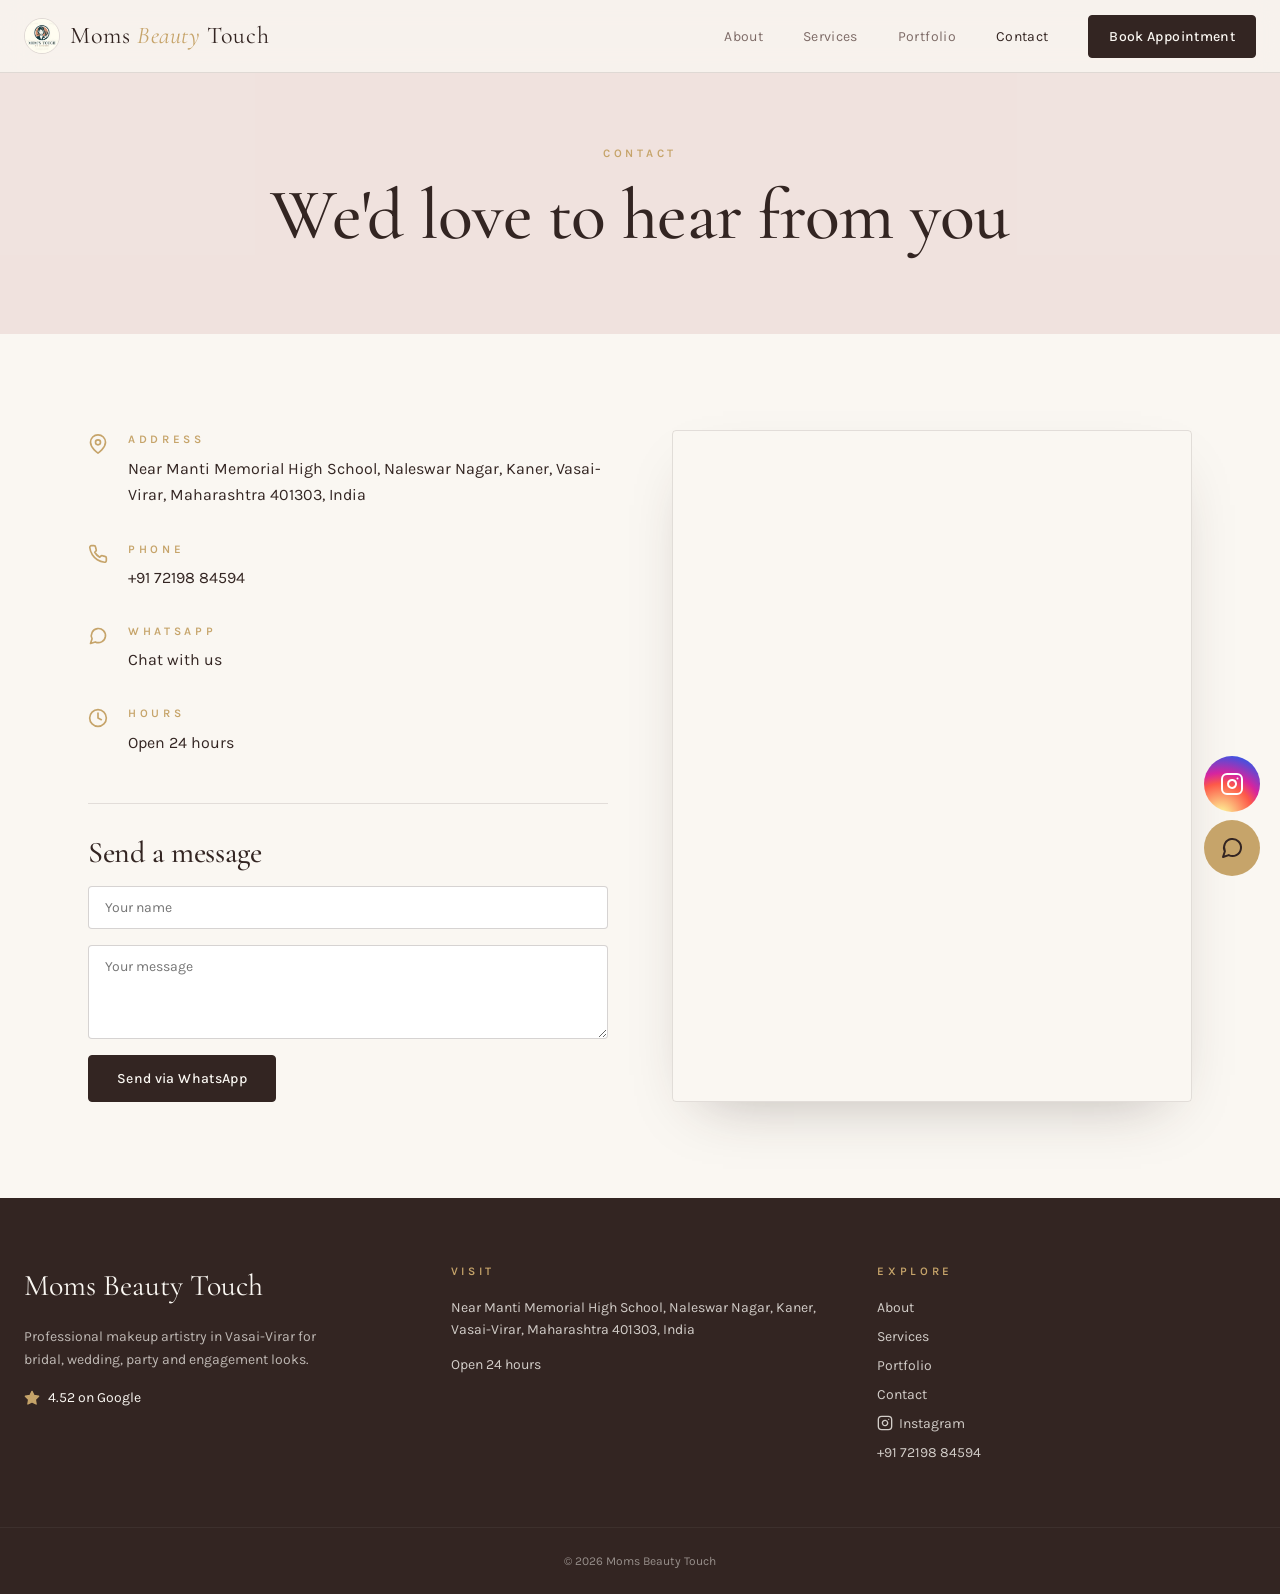
<file: contact.html>
<!DOCTYPE html>
<html lang="en">
<head>
  <meta charset="UTF-8">
  <meta name="viewport" content="width=device-width, initial-scale=1.0">
  <title>Contact — Moms Beauty Touch, Vasai-Virar</title>
  <meta name="description" content="Call, WhatsApp or visit Moms Beauty Touch near Manti Memorial High School, Kaner, Vasai-Virar.">
  <meta property="og:title" content="Contact — Moms Beauty Touch, Vasai-Virar">
  <meta property="og:description" content="Call, WhatsApp or visit Moms Beauty Touch near Manti Memorial High School, Kaner, Vasai-Virar.">
  <meta property="og:type" content="website">
  <meta name="twitter:card" content="summary_large_image">
  <link rel="icon" href="assets/images/favicon.ico" type="image/x-icon">

  <!-- Google Fonts -->
  <link rel="preconnect" href="https://fonts.googleapis.com">
  <link rel="preconnect" href="https://fonts.gstatic.com" crossorigin>
  <link href="https://fonts.googleapis.com/css2?family=Cormorant+Garamond:ital,wght@0,400;0,500;0,600;1,400;1,500&family=Karla:wght@400;500;600&display=swap" rel="stylesheet">

  <!-- Stylesheet -->
  <link rel="stylesheet" href="assets/css/style.css">
</head>
<body>

  <!-- Site Header -->
  <header class="site-header glass">
    <div class="container max-w-7xl site-header-inner">
      <a href="index.html" class="site-logo">
        <img src="assets/images/logo.png" alt="Moms Beauty Touch Logo" class="site-logo-img">
        <span>Moms <em class="text-gold">Beauty</em> Touch</span>
      </a>

      <nav class="nav-desktop">
        <a href="about.html" class="nav-link">About</a>
        <a href="services.html" class="nav-link">Services</a>
        <a href="portfolio.html" class="nav-link">Portfolio</a>
        <a href="contact.html" class="nav-link active">Contact</a>
        <a href="booking.html" class="btn btn-primary btn-sm">Book Appointment</a>
      </nav>

      <button class="mobile-menu-btn" id="mobileMenuBtn" aria-label="Toggle Menu" aria-expanded="false">
        <svg class="icon" id="iconMenu" viewBox="0 0 24 24"><line x1="4" y1="12" x2="20" y2="12"></line><line x1="4" y1="6" x2="20" y2="6"></line><line x1="4" y1="18" x2="20" y2="18"></line></svg>
        <svg class="icon" id="iconClose" viewBox="0 0 24 24" style="display: none;"><line x1="18" y1="6" x2="6" y2="18"></line><line x1="6" y1="6" x2="18" y2="18"></line></svg>
      </button>
    </div>

    <!-- Mobile Drawer Menu -->
    <nav class="mobile-nav-drawer" id="mobileDrawer">
      <a href="about.html" class="mobile-nav-link">About</a>
      <a href="services.html" class="mobile-nav-link">Services</a>
      <a href="portfolio.html" class="mobile-nav-link">Portfolio</a>
      <a href="contact.html" class="mobile-nav-link active">Contact</a>
      <a href="booking.html" class="mobile-nav-link">Book Appointment</a>
    </nav>
  </header>

  <!-- Main Content -->
  <main>
    <!-- Page Hero Header -->
    <section class="page-hero">
      <p class="eyebrow">Contact</p>
      <h1 class="page-hero-title">We'd love to hear from you</h1>
    </section>

    <!-- Contact Info & Map Section -->
    <section style="padding: 6rem 0;">
      <div class="container max-w-6xl">
        <div style="display: grid; gap: 4rem;" id="contactGrid">

          <!-- Left Column: Contact Cards & Quick Form -->
          <div style="display: flex; flex-direction: column; gap: 2rem;">

            <!-- Address Item -->
            <div style="display: flex; gap: 1.25rem;">
              <svg class="icon icon-gold" style="flex-shrink: 0; margin-top: 0.25rem;" viewBox="0 0 24 24">
                <path d="M21 10c0 7-9 13-9 13s-9-6-9-13a9 9 0 0 1 18 0z"></path>
                <circle cx="12" cy="10" r="3"></circle>
              </svg>
              <div>
                <p class="eyebrow">Address</p>
                <div style="margin-top: 0.5rem; color: var(--foreground); line-height: 1.6;">
                  Near Manti Memorial High School, Naleswar Nagar, Kaner, Vasai-Virar, Maharashtra 401303, India
                </div>
              </div>
            </div>

            <!-- Phone Item -->
            <div style="display: flex; gap: 1.25rem;">
              <svg class="icon icon-gold" style="flex-shrink: 0; margin-top: 0.25rem;" viewBox="0 0 24 24">
                <path d="M22 16.92v3a2 2 0 0 1-2.18 2 19.79 19.79 0 0 1-8.63-3.07 19.5 19.5 0 0 1-6-6 19.79 19.79 0 0 1-3.07-8.67A2 2 0 0 1 4.11 2h3a2 2 0 0 1 2 1.72 12.84 12.84 0 0 0 .7 2.81 2 2 0 0 1-.45 2.11L8.09 9.91a16 16 0 0 0 6 6l1.27-1.27a2 2 0 0 1 2.11-.45 12.84 12.84 0 0 0 2.81.7A2 2 0 0 1 22 16.92z"></path>
              </svg>
              <div>
                <p class="eyebrow">Phone</p>
                <div style="margin-top: 0.5rem;">
                  <a href="tel:+917219884594" class="hover-gold" style="color: var(--foreground);">+91 72198 84594</a>
                </div>
              </div>
            </div>

            <!-- WhatsApp Item -->
            <div style="display: flex; gap: 1.25rem;">
              <svg class="icon icon-gold" style="flex-shrink: 0; margin-top: 0.25rem;" viewBox="0 0 24 24">
                <path d="m3 21 1.9-5.7a8.5 8.5 0 1 1 3.8 3.8z"></path>
              </svg>
              <div>
                <p class="eyebrow">WhatsApp</p>
                <div style="margin-top: 0.5rem;">
                  <a href="https://wa.me/917219884594" target="_blank" rel="noreferrer" class="hover-gold" style="color: var(--foreground);">Chat with us</a>
                </div>
              </div>
            </div>

            <!-- Hours Item -->
            <div style="display: flex; gap: 1.25rem;">
              <svg class="icon icon-gold" style="flex-shrink: 0; margin-top: 0.25rem;" viewBox="0 0 24 24">
                <circle cx="12" cy="12" r="10"></circle>
                <polyline points="12 6 12 12 16 14"></polyline>
              </svg>
              <div>
                <p class="eyebrow">Hours</p>
                <div style="margin-top: 0.5rem; color: var(--foreground);">
                  Open 24 hours
                </div>
              </div>
            </div>

            <!-- Quick WhatsApp Message Form -->
            <form id="contactQuickForm" style="border-top: 1px solid var(--border); padding-top: 2rem; margin-top: 1rem; display: flex; flex-direction: column; gap: 1rem;">
              <h2 style="font-size: 1.875rem;">Send a message</h2>
              <input type="text" id="contactName" maxlength="100" placeholder="Your name" class="form-input" required>
              <textarea id="contactMsg" rows="4" maxlength="1000" placeholder="Your message" class="form-textarea" required></textarea>
              <div>
                <button type="submit" class="btn btn-primary" style="padding: 0.875rem 1.75rem;">Send via WhatsApp</button>
              </div>
            </form>

          </div>

          <!-- Right Column: Interactive Embedded Map -->
          <div>
            <iframe
              title="Map to Moms Beauty Touch"
              loading="lazy"
              src="https://www.google.com/maps?q=Moms%20Beauty%20Touch%2C%20Near%20Manti%20Memorial%20High%20School%2C%20Naleswar%20Nagar%2C%20Kaner%2C%20Vasai-Virar%2C%20Maharashtra%20401303&output=embed"
              class="shadow-soft rounded-sm"
              style="width: 100%; min-height: 480px; height: 100%; border: 1px solid var(--border); border-radius: var(--radius); display: block;"
              allowfullscreen>
            </iframe>
          </div>

        </div>
      </div>
    </section>
  </main>

  <!-- Site Footer -->
  <footer class="site-footer">
    <div class="container max-w-7xl footer-grid">
      <div>
        <p class="footer-brand">Moms Beauty Touch</p>
        <p class="footer-desc">Professional makeup artistry in Vasai-Virar for bridal, wedding, party and engagement looks.</p>
        <p class="footer-rating">
          <svg class="icon icon-sm icon-gold-fill" viewBox="0 0 24 24"><polygon points="12 2 15.09 8.26 22 9.27 17 14.14 18.18 21.02 12 17.77 5.82 21.02 7 14.14 2 9.27 8.91 8.26 12 2"></polygon></svg>
          4.52 on Google
        </p>
      </div>
      <div>
        <p class="footer-col-title">Visit</p>
        <p class="footer-text">Near Manti Memorial High School, Naleswar Nagar, Kaner, Vasai-Virar, Maharashtra 401303, India</p>
        <p class="footer-text" style="margin-top: 0.75rem;">Open 24 hours</p>
      </div>
      <div>
        <p class="footer-col-title">Explore</p>
        <div class="footer-links">
          <a href="about.html">About</a>
          <a href="services.html">Services</a>
          <a href="portfolio.html">Portfolio</a>
          <a href="contact.html">Contact</a>
          <a href="https://www.instagram.com/moms_beauty_touch" target="_blank" rel="noreferrer" style="display: inline-flex; align-items: center; gap: 0.35rem;">
            <svg class="icon icon-sm" viewBox="0 0 24 24" fill="none" stroke="currentColor" stroke-width="2" stroke-linecap="round" stroke-linejoin="round"><rect x="2" y="2" width="20" height="20" rx="5" ry="5"></rect><path d="M16 11.37A4 4 0 1 1 12.63 8 4 4 0 0 1 16 11.37z"></path><line x1="17.5" y1="6.5" x2="17.51" y2="6.5"></line></svg>
            Instagram
          </a>
          <a href="tel:+917219884594">+91 72198 84594</a>
        </div>
      </div>
    </div>
    <div class="footer-copyright">
      &copy; <span id="currentYear"></span> Moms Beauty Touch
    </div>
  </footer>

  <!-- Floating Instagram CTA Button -->
  <a href="https://www.instagram.com/moms_beauty_touch" target="_blank" rel="noreferrer" class="insta-float-btn" aria-label="Follow on Instagram">
    <svg class="icon icon-lg" viewBox="0 0 24 24" fill="none" stroke="currentColor" stroke-width="2" stroke-linecap="round" stroke-linejoin="round"><rect x="2" y="2" width="20" height="20" rx="5" ry="5"></rect><path d="M16 11.37A4 4 0 1 1 12.63 8 4 4 0 0 1 16 11.37z"></path><line x1="17.5" y1="6.5" x2="17.51" y2="6.5"></line></svg>
  </a>

  <!-- Floating WhatsApp CTA Button -->
  <a href="https://wa.me/917219884594?text=Hello!%20I'd%20like%20to%20enquire%20about%20makeup." target="_blank" rel="noreferrer" class="wa-float-btn" aria-label="Chat on WhatsApp">
    <svg class="icon icon-lg" viewBox="0 0 24 24"><path d="m3 21 1.9-5.7a8.5 8.5 0 1 1 3.8 3.8z"></path></svg>
  </a>

  <!-- Mobile Sticky Bottom Booking Bar -->
  <a href="booking.html" class="mobile-sticky-bar">
    Book Your Appointment
  </a>

  <!-- Responsive Style -->
  <style>
    @media (min-width: 768px) {
      #contactGrid {
        grid-template-columns: repeat(2, minmax(0, 1fr)) !important;
      }
    }
    .hover-gold:hover {
      color: var(--gold) !important;
    }
  </style>

  <!-- JavaScript -->
  <script src="assets/js/main.js"></script>
  <script>
    document.addEventListener('DOMContentLoaded', () => {
      const form = document.getElementById('contactQuickForm');
      if (form) {
        form.addEventListener('submit', async (e) => {
          e.preventDefault();
          const name = document.getElementById('contactName').value.trim();
          const msg = document.getElementById('contactMsg').value.trim();
          if (name && msg) {
            const text = `Hi, I'm ${name}. ${msg}`;
            const waUrl = `https://wa.me/917219884594?text=${encodeURIComponent(text)}`;

            // Asynchronously record message in database
            try {
              let token = null;
              const csrfRes = await fetch('api/csrf.php', { cache: 'no-store' });
              if (csrfRes.ok) {
                const csrfData = await csrfRes.json();
                token = csrfData.csrf_token || null;
              }
              await fetch('api/contact.php', {
                method: 'POST',
                headers: {
                  'Content-Type': 'application/json',
                  ...(token ? { 'X-CSRF-Token': token } : {})
                },
                body: JSON.stringify({ name, message: msg, csrf_token: token || '' })
              });
            } catch (err) {
              // Silently fallback if offline/error
            }

            window.open(waUrl, '_blank');
          }
        });
      }
    });
  </script>
</body>
</html>
</file>
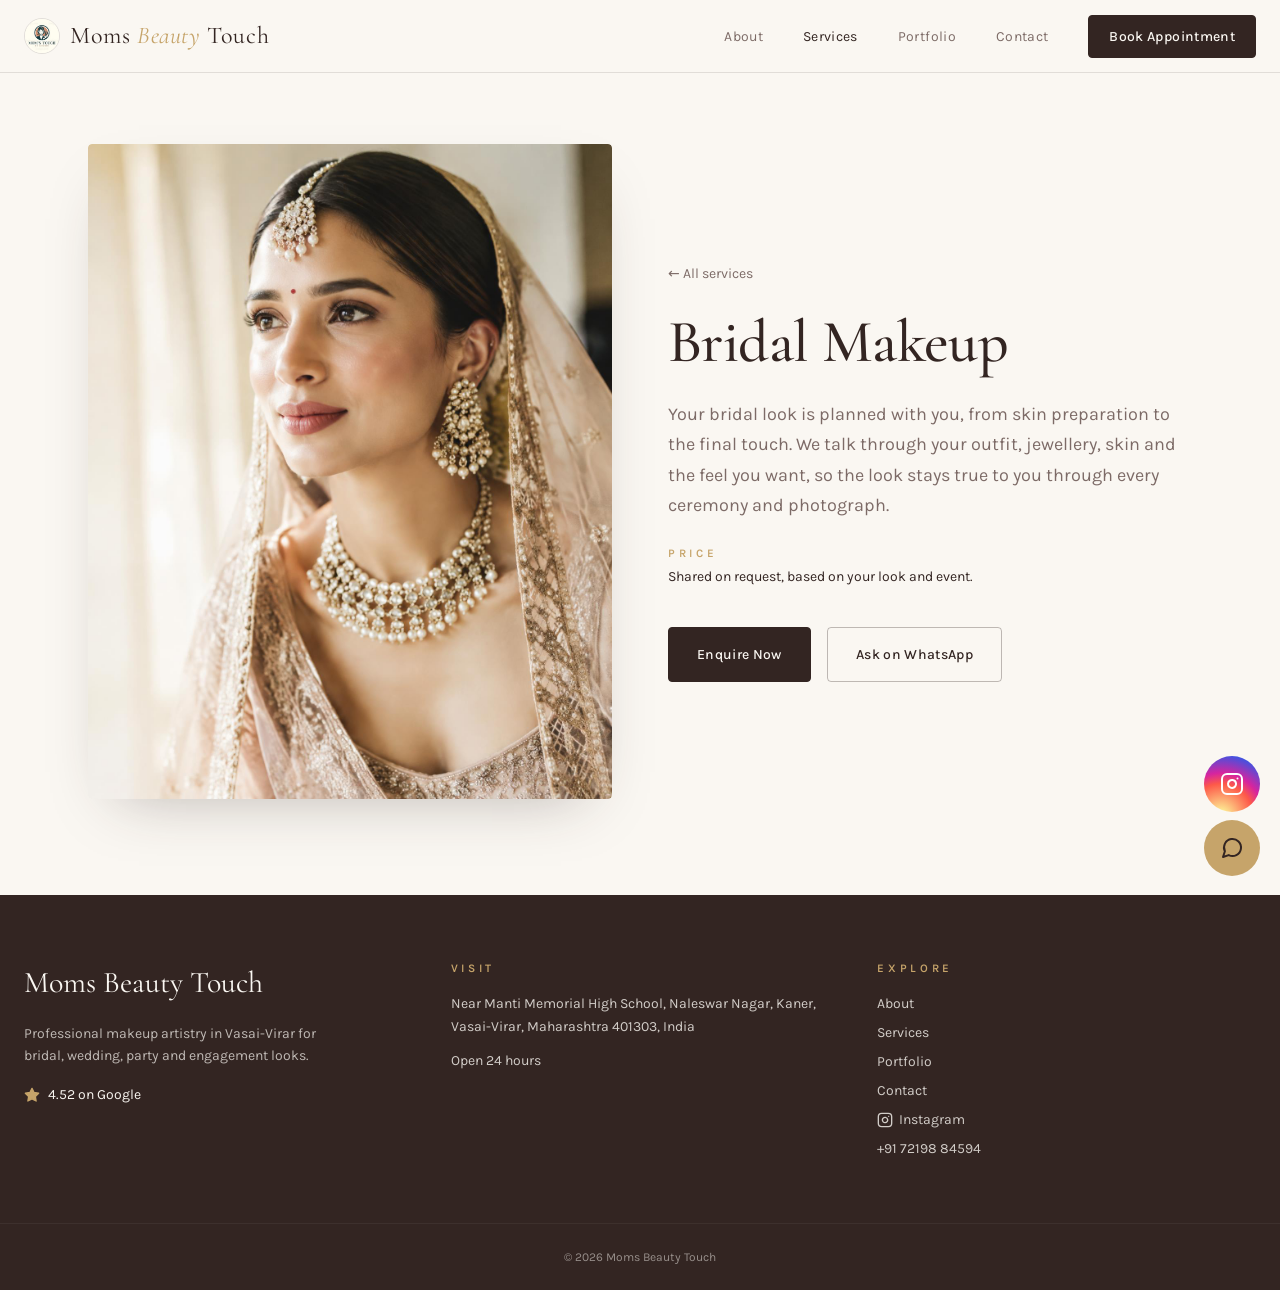
<file: service-details.html>
<!DOCTYPE html>
<html lang="en">
<head>
  <meta charset="UTF-8">
  <meta name="viewport" content="width=device-width, initial-scale=1.0">
  <title id="serviceMetaTitle">Bridal Makeup in Vasai-Virar — Moms Beauty Touch</title>
  <meta name="description" id="serviceMetaDesc" content="A radiant, long-wearing look made around you, your outfit and your wedding day.">
  <meta property="og:title" id="serviceOgTitle" content="Bridal Makeup in Vasai-Virar — Moms Beauty Touch">
  <meta property="og:description" id="serviceOgDesc" content="A radiant, long-wearing look made around you, your outfit and your wedding day.">
  <meta property="og:type" content="website">
  <meta name="twitter:card" content="summary_large_image">
  <link rel="icon" href="assets/images/favicon.ico" type="image/x-icon">

  <!-- Google Fonts -->
  <link rel="preconnect" href="https://fonts.googleapis.com">
  <link rel="preconnect" href="https://fonts.gstatic.com" crossorigin>
  <link href="https://fonts.googleapis.com/css2?family=Cormorant+Garamond:ital,wght@0,400;0,500;0,600;1,400;1,500&family=Karla:wght@400;500;600&display=swap" rel="stylesheet">

  <!-- Stylesheet -->
  <link rel="stylesheet" href="assets/css/style.css">
</head>
<body>

  <!-- Site Header -->
  <header class="site-header glass">
    <div class="container max-w-7xl site-header-inner">
      <a href="index.html" class="site-logo">
        <img src="assets/images/logo.png" alt="Moms Beauty Touch Logo" class="site-logo-img">
        <span>Moms <em class="text-gold">Beauty</em> Touch</span>
      </a>

      <nav class="nav-desktop">
        <a href="about.html" class="nav-link">About</a>
        <a href="services.html" class="nav-link active">Services</a>
        <a href="portfolio.html" class="nav-link">Portfolio</a>
        <a href="contact.html" class="nav-link">Contact</a>
        <a href="booking.html" class="btn btn-primary btn-sm">Book Appointment</a>
      </nav>

      <button class="mobile-menu-btn" id="mobileMenuBtn" aria-label="Toggle Menu" aria-expanded="false">
        <svg class="icon" id="iconMenu" viewBox="0 0 24 24"><line x1="4" y1="12" x2="20" y2="12"></line><line x1="4" y1="6" x2="20" y2="6"></line><line x1="4" y1="18" x2="20" y2="18"></line></svg>
        <svg class="icon" id="iconClose" viewBox="0 0 24 24" style="display: none;"><line x1="18" y1="6" x2="6" y2="18"></line><line x1="6" y1="6" x2="18" y2="18"></line></svg>
      </button>
    </div>

    <!-- Mobile Drawer Menu -->
    <nav class="mobile-nav-drawer" id="mobileDrawer">
      <a href="about.html" class="mobile-nav-link">About</a>
      <a href="services.html" class="mobile-nav-link active">Services</a>
      <a href="portfolio.html" class="mobile-nav-link">Portfolio</a>
      <a href="contact.html" class="mobile-nav-link">Contact</a>
      <a href="booking.html" class="mobile-nav-link">Book Appointment</a>
    </nav>
  </header>

  <!-- Main Content -->
  <main>
    <!-- Service Content Container -->
    <div class="container max-w-6xl" style="padding-top: 9rem; padding-bottom: 6rem;">

      <!-- Normal Found View -->
      <section id="serviceFoundView" style="display: grid; gap: 3.5rem; align-items: center;" class="service-detail-grid">
        <div class="aspect-4-5 rounded-sm shadow-soft overflow-hidden" style="overflow: hidden;">
          <img id="detailImg" src="assets/images/hero.jpg" alt="Bridal Makeup" class="object-cover rounded-sm">
        </div>
        <div>
          <a href="services.html" style="font-size: 0.875rem; color: var(--muted-foreground);" class="hover-gold">&larr; All services</a>
          <h1 id="detailTitle" style="margin-top: 1.5rem; font-size: clamp(2.5rem, 5vw, 3.75rem); line-height: 1.1;">Bridal Makeup</h1>
          <p id="detailBody" style="margin-top: 1.5rem; font-size: 1.125rem; line-height: 1.7; color: var(--muted-foreground);">
            Your bridal look is planned with you, from skin preparation to the final touch. We talk through your outfit, jewellery, skin and the feel you want, so the look stays true to you through every ceremony and photograph.
          </p>
          <div style="margin-top: 1.5rem; font-size: 0.875rem;">
            <span class="eyebrow">Price</span>
            <span style="display: block; margin-top: 0.25rem;">Shared on request, based on your look and event.</span>
          </div>
          <div style="margin-top: 2.5rem; display: flex; flex-wrap: wrap; gap: 1rem;">
            <a id="detailEnquireBtn" href="booking.html?service=bridal" class="btn btn-primary">Enquire Now</a>
            <a id="detailWaBtn" href="https://wa.me/917219884594?text=Hello!%20I'd%20like%20to%20know%20more%20about%20Bridal%20Makeup." target="_blank" rel="noreferrer" class="btn btn-outline">Ask on WhatsApp</a>
          </div>
        </div>
      </section>

      <!-- 404 / Service Not Found View -->
      <section id="serviceNotFoundView" style="display: none; padding: 6rem 1.5rem; text-align: center;">
        <h1 style="font-size: 2.5rem;">Service not found</h1>
        <a href="services.html" style="margin-top: 1.5rem; display: inline-block; text-decoration: underline;">All services</a>
      </section>

    </div>
  </main>

  <!-- Site Footer -->
  <footer class="site-footer">
    <div class="container max-w-7xl footer-grid">
      <div>
        <p class="footer-brand">Moms Beauty Touch</p>
        <p class="footer-desc">Professional makeup artistry in Vasai-Virar for bridal, wedding, party and engagement looks.</p>
        <p class="footer-rating">
          <svg class="icon icon-sm icon-gold-fill" viewBox="0 0 24 24"><polygon points="12 2 15.09 8.26 22 9.27 17 14.14 18.18 21.02 12 17.77 5.82 21.02 7 14.14 2 9.27 8.91 8.26 12 2"></polygon></svg>
          4.52 on Google
        </p>
      </div>
      <div>
        <p class="footer-col-title">Visit</p>
        <p class="footer-text">Near Manti Memorial High School, Naleswar Nagar, Kaner, Vasai-Virar, Maharashtra 401303, India</p>
        <p class="footer-text" style="margin-top: 0.75rem;">Open 24 hours</p>
      </div>
      <div>
        <p class="footer-col-title">Explore</p>
        <div class="footer-links">
          <a href="about.html">About</a>
          <a href="services.html">Services</a>
          <a href="portfolio.html">Portfolio</a>
          <a href="contact.html">Contact</a>
          <a href="https://www.instagram.com/moms_beauty_touch" target="_blank" rel="noreferrer" style="display: inline-flex; align-items: center; gap: 0.35rem;">
            <svg class="icon icon-sm" viewBox="0 0 24 24" fill="none" stroke="currentColor" stroke-width="2" stroke-linecap="round" stroke-linejoin="round"><rect x="2" y="2" width="20" height="20" rx="5" ry="5"></rect><path d="M16 11.37A4 4 0 1 1 12.63 8 4 4 0 0 1 16 11.37z"></path><line x1="17.5" y1="6.5" x2="17.51" y2="6.5"></line></svg>
            Instagram
          </a>
          <a href="tel:+917219884594">+91 72198 84594</a>
        </div>
      </div>
    </div>
    <div class="footer-copyright">
      &copy; <span id="currentYear"></span> Moms Beauty Touch
    </div>
  </footer>

  <!-- Floating Instagram CTA Button -->
  <a href="https://www.instagram.com/moms_beauty_touch" target="_blank" rel="noreferrer" class="insta-float-btn" aria-label="Follow on Instagram">
    <svg class="icon icon-lg" viewBox="0 0 24 24" fill="none" stroke="currentColor" stroke-width="2" stroke-linecap="round" stroke-linejoin="round"><rect x="2" y="2" width="20" height="20" rx="5" ry="5"></rect><path d="M16 11.37A4 4 0 1 1 12.63 8 4 4 0 0 1 16 11.37z"></path><line x1="17.5" y1="6.5" x2="17.51" y2="6.5"></line></svg>
  </a>

  <!-- Floating WhatsApp CTA Button -->
  <a href="https://wa.me/917219884594?text=Hello!%20I'd%20like%20to%20enquire%20about%20makeup." target="_blank" rel="noreferrer" class="wa-float-btn" aria-label="Chat on WhatsApp">
    <svg class="icon icon-lg" viewBox="0 0 24 24"><path d="m3 21 1.9-5.7a8.5 8.5 0 1 1 3.8 3.8z"></path></svg>
  </a>

  <!-- Mobile Sticky Bottom Booking Bar -->
  <a href="booking.html" class="mobile-sticky-bar">
    Book Your Appointment
  </a>

  <!-- Responsive Style -->
  <style>
    @media (min-width: 768px) {
      .service-detail-grid {
        grid-template-columns: repeat(2, minmax(0, 1fr)) !important;
      }
    }
    .hover-gold:hover {
      color: var(--gold) !important;
    }
  </style>

  <!-- Service Details Logic -->
  <script>
    const servicesData = {
      'bridal': {
        title: 'Bridal Makeup',
        short: 'A radiant, long-wearing look made around you, your outfit and your wedding day.',
        body: 'Your bridal look is planned with you, from skin preparation to the final touch. We talk through your outfit, jewellery, skin and the feel you want, so the look stays true to you through every ceremony and photograph.',
        image: 'assets/images/hero.jpg'
      },
      'party': {
        title: 'Party Makeup',
        short: 'Polished glamour for celebrations, receptions and evenings out.',
        body: 'From soft shimmer to bold evening glam, party makeup is tailored to the occasion, your outfit and the lighting you\'ll be in, so you feel confident all night.',
        image: 'assets/images/party.jpg'
      },
      'wedding': {
        title: 'Wedding Makeup',
        short: 'For the bride\'s family, bridesmaids and guests who want to look their best.',
        body: 'Elegant makeup for mothers, sisters, bridesmaids and guests. Looks are coordinated so everyone feels beautiful and photographs well together.',
        image: 'assets/images/studio.jpg'
      },
      'engagement': {
        title: 'Engagement Makeup',
        short: 'Fresh, luminous makeup for your engagement and pre-wedding events.',
        body: 'A soft, glowing look for your engagement ceremony, roka or pre-wedding shoot, designed to feel natural while still standing out in photographs.',
        image: 'assets/images/hero.jpg'
      }
    };

    document.addEventListener('DOMContentLoaded', async () => {
      const urlParams = new URLSearchParams(window.location.search);
      const slug = (urlParams.get('service') || 'bridal').toLowerCase();
      let service = servicesData[slug];

      // Attempt to load dynamic service details from backend API (Admin updates)
      try {
        const res = await fetch('api/services.php', { cache: 'no-store' });
        if (res.ok) {
          const json = await res.json();
          if (json.status === 'success' && Array.isArray(json.data)) {
            const apiService = json.data.find(s => s.slug.toLowerCase() === slug);
            if (apiService) {
              service = {
                title: apiService.title,
                short: apiService.short,
                body: apiService.body,
                image: apiService.image_url,
                price: apiService.price || ''
              };
            }
          }
        }
      } catch (err) {
        console.debug('Dynamic service API skipped, using fallback:', err);
      }

      const foundView = document.getElementById('serviceFoundView');
      const notFoundView = document.getElementById('serviceNotFoundView');

      if (!service) {
        if (foundView) foundView.style.display = 'none';
        if (notFoundView) notFoundView.style.display = 'block';
        document.title = 'Service not found — Moms Beauty Touch';
        return;
      }

      document.title = `${service.title} in Vasai-Virar — Moms Beauty Touch`;
      const metaDesc = document.getElementById('serviceMetaDesc');
      if (metaDesc) metaDesc.content = service.short;

      document.getElementById('detailTitle').textContent = service.title;
      document.getElementById('detailBody').textContent = service.body;
      const img = document.getElementById('detailImg');
      img.src = service.image;
      img.alt = service.title;

      document.getElementById('detailEnquireBtn').href = `booking.html?service=${slug}`;
      document.getElementById('detailWaBtn').href = `https://wa.me/917219884594?text=${encodeURIComponent("Hello! I'd like to know more about " + service.title + ".")}`;
    });
  </script>
  <script src="assets/js/main.js"></script>
</body>
</html>
</file>
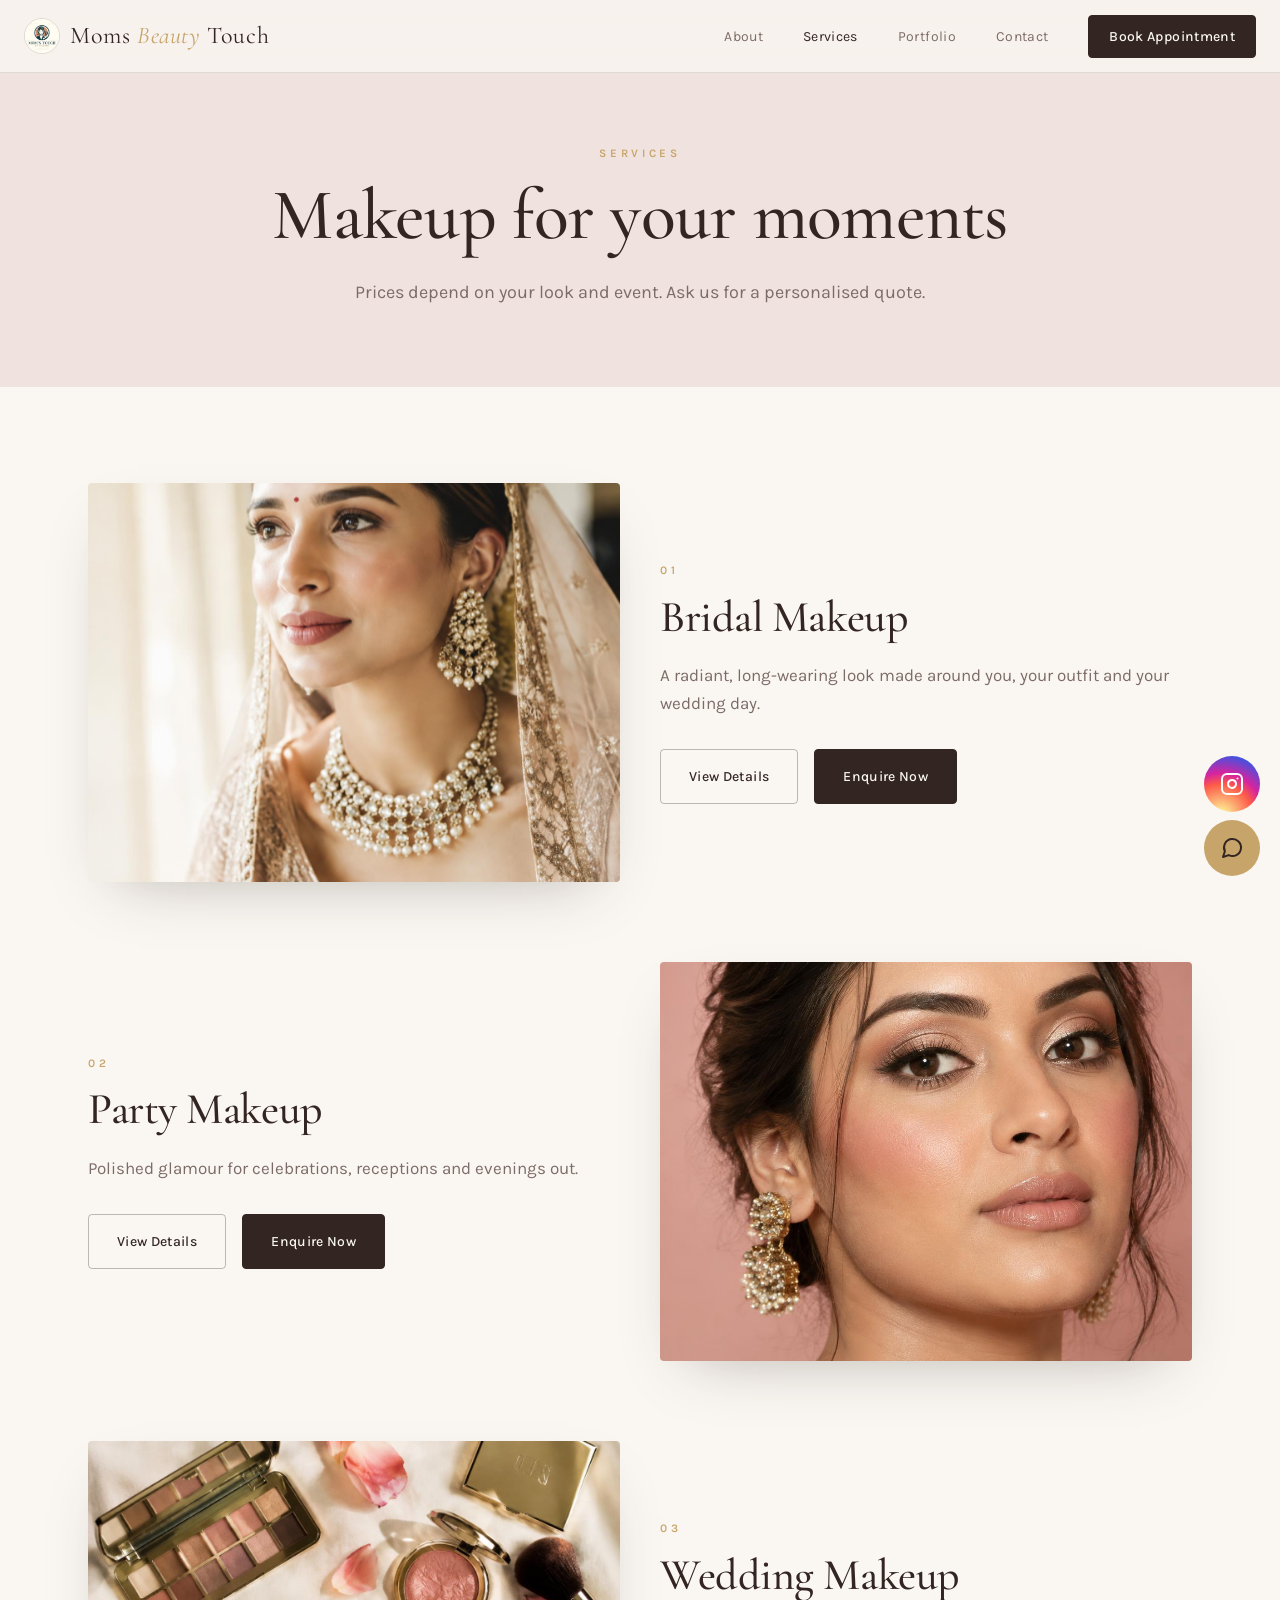
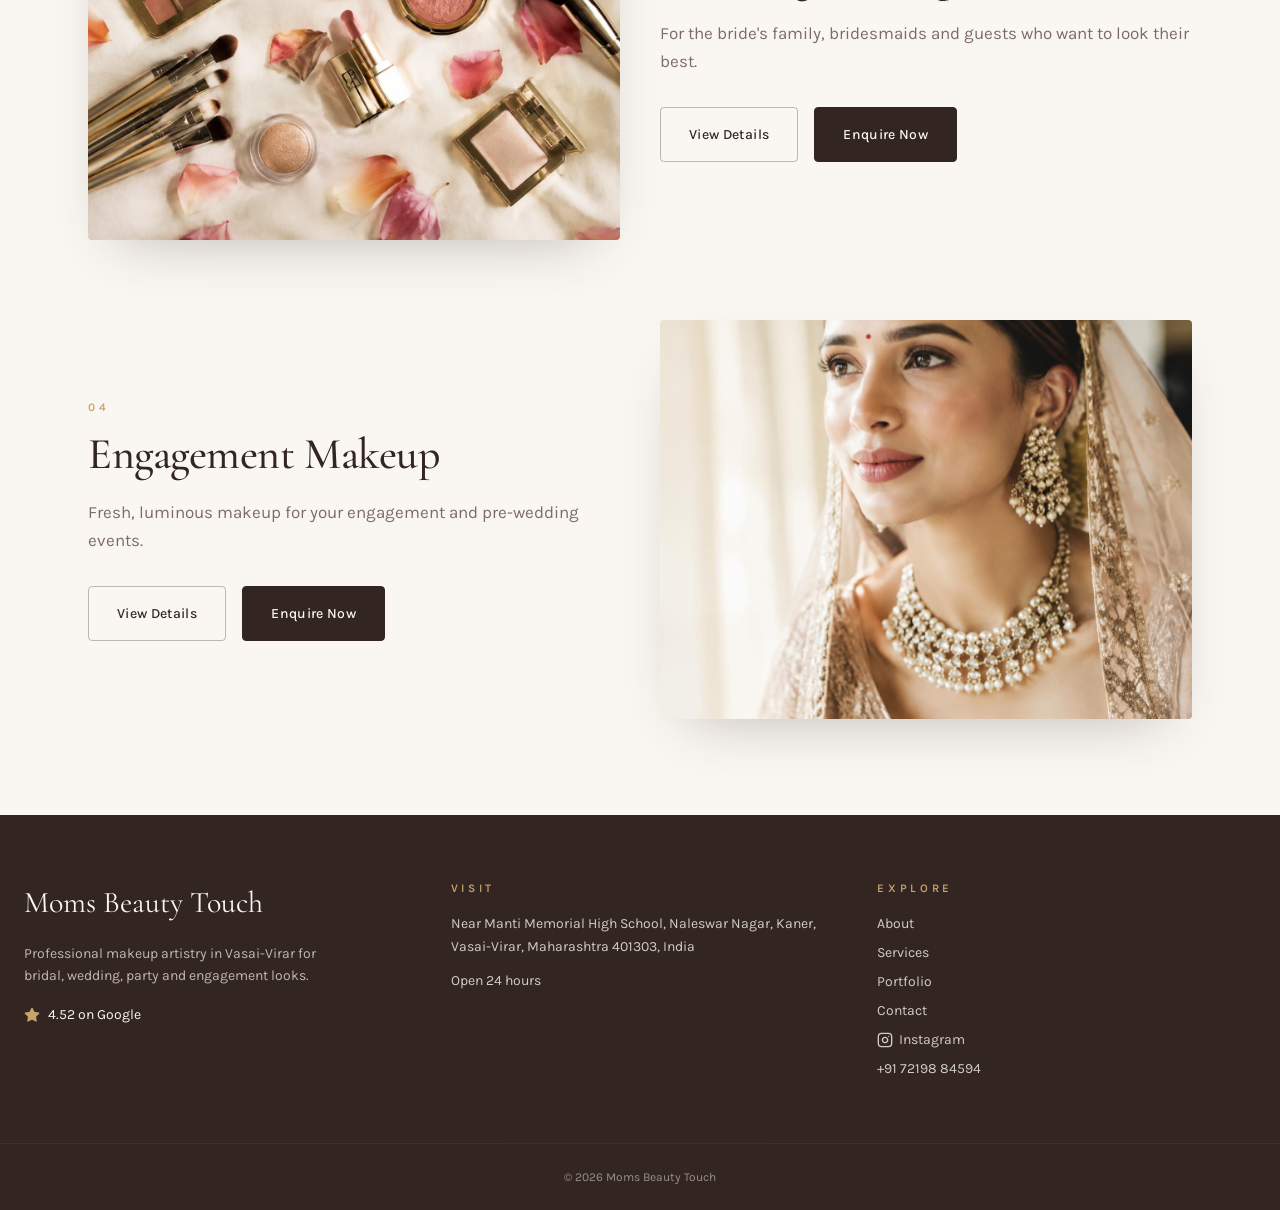
<file: services.html>
<!DOCTYPE html>
<html lang="en">
<head>
  <meta charset="UTF-8">
  <meta name="viewport" content="width=device-width, initial-scale=1.0">
  <title>Makeup Services — Moms Beauty Touch</title>
  <meta name="description" content="Bridal, party, wedding and engagement makeup services in Vasai-Virar.">
  <meta property="og:title" content="Makeup Services — Moms Beauty Touch">
  <meta property="og:description" content="Bridal, party, wedding and engagement makeup services in Vasai-Virar.">
  <meta property="og:type" content="website">
  <meta name="twitter:card" content="summary_large_image">
  <link rel="icon" href="assets/images/favicon.ico" type="image/x-icon">

  <!-- Google Fonts -->
  <link rel="preconnect" href="https://fonts.googleapis.com">
  <link rel="preconnect" href="https://fonts.gstatic.com" crossorigin>
  <link href="https://fonts.googleapis.com/css2?family=Cormorant+Garamond:ital,wght@0,400;0,500;0,600;1,400;1,500&family=Karla:wght@400;500;600&display=swap" rel="stylesheet">

  <!-- Stylesheet -->
  <link rel="stylesheet" href="assets/css/style.css">
</head>
<body>

  <!-- Site Header -->
  <header class="site-header glass">
    <div class="container max-w-7xl site-header-inner">
      <a href="index.html" class="site-logo">
        <img src="assets/images/logo.png" alt="Moms Beauty Touch Logo" class="site-logo-img">
        <span>Moms <em class="text-gold">Beauty</em> Touch</span>
      </a>

      <nav class="nav-desktop">
        <a href="about.html" class="nav-link">About</a>
        <a href="services.html" class="nav-link active">Services</a>
        <a href="portfolio.html" class="nav-link">Portfolio</a>
        <a href="contact.html" class="nav-link">Contact</a>
        <a href="booking.html" class="btn btn-primary btn-sm">Book Appointment</a>
      </nav>

      <button class="mobile-menu-btn" id="mobileMenuBtn" aria-label="Toggle Menu" aria-expanded="false">
        <svg class="icon" id="iconMenu" viewBox="0 0 24 24"><line x1="4" y1="12" x2="20" y2="12"></line><line x1="4" y1="6" x2="20" y2="6"></line><line x1="4" y1="18" x2="20" y2="18"></line></svg>
        <svg class="icon" id="iconClose" viewBox="0 0 24 24" style="display: none;"><line x1="18" y1="6" x2="6" y2="18"></line><line x1="6" y1="6" x2="18" y2="18"></line></svg>
      </button>
    </div>

    <!-- Mobile Drawer Menu -->
    <nav class="mobile-nav-drawer" id="mobileDrawer">
      <a href="about.html" class="mobile-nav-link">About</a>
      <a href="services.html" class="mobile-nav-link active">Services</a>
      <a href="portfolio.html" class="mobile-nav-link">Portfolio</a>
      <a href="contact.html" class="mobile-nav-link">Contact</a>
      <a href="booking.html" class="mobile-nav-link">Book Appointment</a>
    </nav>
  </header>

  <!-- Main Content -->
  <main>
    <!-- Page Hero Header -->
    <section class="page-hero">
      <p class="eyebrow">Services</p>
      <h1 class="page-hero-title">Makeup for your moments</h1>
      <p class="page-hero-text">Prices depend on your look and event. Ask us for a personalised quote.</p>
    </section>

    <!-- Services List Section -->
    <section style="padding: 6rem 0;">
      <div class="container max-w-6xl" id="servicesContainer" style="display: grid; gap: 5rem;">

        <!-- 01 Bridal Makeup -->
        <article class="reveal service-card-grid">
          <div class="img-zoom aspect-4-3 rounded-sm shadow-soft">
            <img src="assets/images/hero.jpg" alt="Bridal Makeup" loading="lazy" class="object-cover">
          </div>
          <div>
            <p class="eyebrow">01</p>
            <h2 class="section-title" style="font-size: clamp(2rem, 4vw, 2.75rem); margin-top: 0.75rem;">Bridal Makeup</h2>
            <p style="margin-top: 1.25rem; color: var(--muted-foreground); font-size: 1.0625rem; line-height: 1.6;">
              A radiant, long-wearing look made around you, your outfit and your wedding day.
            </p>
            <div style="margin-top: 2rem; display: flex; flex-wrap: wrap; gap: 1rem;">
              <a href="service-details.html?service=bridal" class="btn btn-outline">View Details</a>
              <a href="booking.html?service=bridal" class="btn btn-primary">Enquire Now</a>
            </div>
          </div>
        </article>

        <!-- 02 Party Makeup (Alternated) -->
        <article class="reveal service-card-grid service-reversed">
          <div class="img-zoom aspect-4-3 rounded-sm shadow-soft">
            <img src="assets/images/party.jpg" alt="Party Makeup" loading="lazy" class="object-cover">
          </div>
          <div>
            <p class="eyebrow">02</p>
            <h2 class="section-title" style="font-size: clamp(2rem, 4vw, 2.75rem); margin-top: 0.75rem;">Party Makeup</h2>
            <p style="margin-top: 1.25rem; color: var(--muted-foreground); font-size: 1.0625rem; line-height: 1.6;">
              Polished glamour for celebrations, receptions and evenings out.
            </p>
            <div style="margin-top: 2rem; display: flex; flex-wrap: wrap; gap: 1rem;">
              <a href="service-details.html?service=party" class="btn btn-outline">View Details</a>
              <a href="booking.html?service=party" class="btn btn-primary">Enquire Now</a>
            </div>
          </div>
        </article>

        <!-- 03 Wedding Makeup -->
        <article class="reveal service-card-grid">
          <div class="img-zoom aspect-4-3 rounded-sm shadow-soft">
            <img src="assets/images/studio.jpg" alt="Wedding Makeup" loading="lazy" class="object-cover">
          </div>
          <div>
            <p class="eyebrow">03</p>
            <h2 class="section-title" style="font-size: clamp(2rem, 4vw, 2.75rem); margin-top: 0.75rem;">Wedding Makeup</h2>
            <p style="margin-top: 1.25rem; color: var(--muted-foreground); font-size: 1.0625rem; line-height: 1.6;">
              For the bride's family, bridesmaids and guests who want to look their best.
            </p>
            <div style="margin-top: 2rem; display: flex; flex-wrap: wrap; gap: 1rem;">
              <a href="service-details.html?service=wedding" class="btn btn-outline">View Details</a>
              <a href="booking.html?service=wedding" class="btn btn-primary">Enquire Now</a>
            </div>
          </div>
        </article>

        <!-- 04 Engagement Makeup (Alternated) -->
        <article class="reveal service-card-grid service-reversed">
          <div class="img-zoom aspect-4-3 rounded-sm shadow-soft">
            <img src="assets/images/hero.jpg" alt="Engagement Makeup" loading="lazy" class="object-cover">
          </div>
          <div>
            <p class="eyebrow">04</p>
            <h2 class="section-title" style="font-size: clamp(2rem, 4vw, 2.75rem); margin-top: 0.75rem;">Engagement Makeup</h2>
            <p style="margin-top: 1.25rem; color: var(--muted-foreground); font-size: 1.0625rem; line-height: 1.6;">
              Fresh, luminous makeup for your engagement and pre-wedding events.
            </p>
            <div style="margin-top: 2rem; display: flex; flex-wrap: wrap; gap: 1rem;">
              <a href="service-details.html?service=engagement" class="btn btn-outline">View Details</a>
              <a href="booking.html?service=engagement" class="btn btn-primary">Enquire Now</a>
            </div>
          </div>
        </article>

      </div>
    </section>
  </main>

  <!-- Site Footer -->
  <footer class="site-footer">
    <div class="container max-w-7xl footer-grid">
      <div>
        <p class="footer-brand">Moms Beauty Touch</p>
        <p class="footer-desc">Professional makeup artistry in Vasai-Virar for bridal, wedding, party and engagement looks.</p>
        <p class="footer-rating">
          <svg class="icon icon-sm icon-gold-fill" viewBox="0 0 24 24"><polygon points="12 2 15.09 8.26 22 9.27 17 14.14 18.18 21.02 12 17.77 5.82 21.02 7 14.14 2 9.27 8.91 8.26 12 2"></polygon></svg>
          4.52 on Google
        </p>
      </div>
      <div>
        <p class="footer-col-title">Visit</p>
        <p class="footer-text">Near Manti Memorial High School, Naleswar Nagar, Kaner, Vasai-Virar, Maharashtra 401303, India</p>
        <p class="footer-text" style="margin-top: 0.75rem;">Open 24 hours</p>
      </div>
      <div>
        <p class="footer-col-title">Explore</p>
        <div class="footer-links">
          <a href="about.html">About</a>
          <a href="services.html">Services</a>
          <a href="portfolio.html">Portfolio</a>
          <a href="contact.html">Contact</a>
          <a href="https://www.instagram.com/moms_beauty_touch" target="_blank" rel="noreferrer" style="display: inline-flex; align-items: center; gap: 0.35rem;">
            <svg class="icon icon-sm" viewBox="0 0 24 24" fill="none" stroke="currentColor" stroke-width="2" stroke-linecap="round" stroke-linejoin="round"><rect x="2" y="2" width="20" height="20" rx="5" ry="5"></rect><path d="M16 11.37A4 4 0 1 1 12.63 8 4 4 0 0 1 16 11.37z"></path><line x1="17.5" y1="6.5" x2="17.51" y2="6.5"></line></svg>
            Instagram
          </a>
          <a href="tel:+917219884594">+91 72198 84594</a>
        </div>
      </div>
    </div>
    <div class="footer-copyright">
      &copy; <span id="currentYear"></span> Moms Beauty Touch
    </div>
  </footer>

  <!-- Floating Instagram CTA Button -->
  <a href="https://www.instagram.com/moms_beauty_touch" target="_blank" rel="noreferrer" class="insta-float-btn" aria-label="Follow on Instagram">
    <svg class="icon icon-lg" viewBox="0 0 24 24" fill="none" stroke="currentColor" stroke-width="2" stroke-linecap="round" stroke-linejoin="round"><rect x="2" y="2" width="20" height="20" rx="5" ry="5"></rect><path d="M16 11.37A4 4 0 1 1 12.63 8 4 4 0 0 1 16 11.37z"></path><line x1="17.5" y1="6.5" x2="17.51" y2="6.5"></line></svg>
  </a>

  <!-- Floating WhatsApp CTA Button -->
  <a href="https://wa.me/917219884594?text=Hello!%20I'd%20like%20to%20enquire%20about%20makeup." target="_blank" rel="noreferrer" class="wa-float-btn" aria-label="Chat on WhatsApp">
    <svg class="icon icon-lg" viewBox="0 0 24 24"><path d="m3 21 1.9-5.7a8.5 8.5 0 1 1 3.8 3.8z"></path></svg>
  </a>

  <!-- Mobile Sticky Bottom Booking Bar -->
  <a href="booking.html" class="mobile-sticky-bar">
    Book Your Appointment
  </a>

  <!-- Services Alternating Grid Style -->
  <style>
    .service-card-grid {
      display: grid;
      gap: 2.5rem;
      align-items: center;
    }
    @media (min-width: 768px) {
      .service-card-grid {
        grid-template-columns: repeat(2, minmax(0, 1fr));
      }
      .service-reversed > div:first-child {
        order: 2;
      }
    }
  </style>

  <!-- JavaScript -->
  <script src="assets/js/main.js"></script>
</body>
</html>
</file>
<file: assets/css/style.css>
/* ==========================================================================
   MOMS BEAUTY TOUCH - OFFICIAL STYLESHEET
   Pure CSS3 - Built to exact design system specifications
   ========================================================================== */

:root {
  /* Fonts */
  --font-serif: "Cormorant Garamond", Georgia, serif;
  --font-sans: "Karla", system-ui, -apple-system, BlinkMacSystemFont, "Segoe UI", Roboto, sans-serif;

  /* Color Palette */
  --background: #FAF7F2;
  --foreground: #332522;
  --card: #FFFFFF;
  --card-foreground: #332522;
  --primary: #332522;
  --primary-foreground: #FAF7F2;
  --secondary: #EAD5D2;
  --secondary-50: rgba(234, 213, 210, 0.5);
  --secondary-60: rgba(234, 213, 210, 0.6);
  --muted: #F5F2ED;
  --muted-foreground: #7D6B67;
  --gold: #C6A46A;
  --gold-foreground: #332522;
  --destructive: #DC2626;
  --border: rgba(51, 37, 34, 0.12);
  --input: rgba(51, 37, 34, 0.20);
  --shadow-soft: 0 24px 60px -30px rgba(51, 37, 34, 0.35);
  --radius: 0.25rem;
}

/* Base Reset & Typography */
*, *::before, *::after {
  box-sizing: border-box;
  margin: 0;
  padding: 0;
  border-color: var(--border);
}

html {
  scroll-behavior: smooth;
  -webkit-text-size-adjust: 100%;
}

body {
  background-color: var(--background);
  color: var(--foreground);
  font-family: var(--font-sans);
  font-size: 1rem;
  line-height: 1.5;
  -webkit-font-smoothing: antialiased;
  -moz-osx-font-smoothing: grayscale;
  padding-bottom: 4rem; /* Mobile bar clearance */
}

@media (min-width: 768px) {
  body {
    padding-bottom: 0;
  }
}

h1, h2, h3, h4, h5, h6 {
  font-family: var(--font-serif);
  font-weight: 500;
  letter-spacing: -0.01em;
  color: var(--foreground);
  line-height: 1.15;
}

p {
  line-height: 1.6;
}

a {
  color: inherit;
  text-decoration: none;
  transition: color 0.2s ease, border-color 0.2s ease, background-color 0.2s ease;
}

img {
  max-width: 100%;
  height: auto;
  display: block;
}

button {
  cursor: pointer;
  border: none;
  background: transparent;
  font-family: inherit;
  font-size: inherit;
  color: inherit;
}

/* Utility Classes */
.eyebrow {
  font-family: var(--font-sans);
  font-size: 0.72rem;
  letter-spacing: 0.32em;
  text-transform: uppercase;
  color: var(--gold);
  font-weight: 600;
  display: block;
}

.text-gold {
  color: var(--gold);
}

em.text-gold {
  font-style: italic;
  color: var(--gold);
}

.text-muted {
  color: var(--muted-foreground);
}

.glass {
  background: rgba(250, 247, 242, 0.75);
  backdrop-filter: blur(14px);
  -webkit-backdrop-filter: blur(14px);
}

.shadow-soft {
  box-shadow: var(--shadow-soft);
}

.rounded-sm {
  border-radius: var(--radius);
}

/* Animations & Micro-Interactions */
.reveal {
  opacity: 0;
  transform: translateY(28px);
  transition: opacity 0.9s cubic-bezier(0.2, 0.7, 0.2, 1), transform 0.9s cubic-bezier(0.2, 0.7, 0.2, 1);
  will-change: opacity, transform;
}

.reveal.is-visible {
  opacity: 1;
  transform: none;
}

.img-zoom {
  overflow: hidden;
}

.img-zoom img {
  transition: transform 1.2s cubic-bezier(0.2, 0.7, 0.2, 1);
  will-change: transform;
}

.img-zoom:hover img {
  transform: scale(1.05);
}

@media (prefers-reduced-motion: reduce) {
  html {
    scroll-behavior: auto;
  }
  .reveal {
    opacity: 1;
    transform: none;
    transition: none;
  }
  .img-zoom img {
    transition: none;
  }
  .img-zoom:hover img {
    transform: none;
  }
}

/* Containers */
.container {
  width: 100%;
  margin-left: auto;
  margin-right: auto;
  padding-left: 1.5rem;
  padding-right: 1.5rem;
}

.max-w-7xl {
  max-width: 80rem; /* 1280px */
}

.max-w-6xl {
  max-width: 72rem; /* 1152px */
}

.max-w-4xl {
  max-width: 56rem; /* 896px */
}

.max-w-3xl {
  max-width: 48rem; /* 768px */
}

.max-w-2xl {
  max-width: 42rem; /* 672px */
}

.max-w-xl {
  max-width: 36rem; /* 576px */
}

.max-w-md {
  max-width: 28rem; /* 448px */
}

.max-w-xs {
  max-width: 20rem; /* 320px */
}

/* Buttons */
.btn {
  display: inline-flex;
  align-items: center;
  justify-content: center;
  gap: 0.5rem;
  padding: 1rem 1.75rem;
  font-size: 0.875rem;
  font-weight: 500;
  letter-spacing: 0.025em;
  border-radius: var(--radius);
  transition: all 0.2s ease;
  white-space: nowrap;
  text-decoration: none;
}

.btn-sm {
  padding: 0.625rem 1.25rem;
  font-size: 0.875rem;
}

.btn-primary {
  background-color: var(--primary);
  color: var(--primary-foreground);
  border: 1px solid var(--primary);
}

.btn-primary:hover {
  background-color: var(--gold);
  border-color: var(--gold);
  color: var(--gold-foreground);
}

.btn-outline {
  background-color: transparent;
  color: var(--foreground);
  border: 1px solid rgba(51, 37, 34, 0.3);
}

.btn-outline:hover {
  border-color: var(--gold);
  color: var(--foreground);
}

.btn-pill {
  border-radius: 9999px;
  border: 1px solid var(--border);
  padding: 0.5rem 1.25rem;
  font-size: 0.875rem;
  transition: all 0.2s ease;
  background: transparent;
}

.btn-pill:hover {
  border-color: var(--gold);
}

.btn-pill.active {
  background-color: var(--primary);
  color: var(--primary-foreground);
  border-color: var(--primary);
}

/* Header & Navigation */
.site-header {
  position: fixed;
  top: 0;
  left: 0;
  right: 0;
  z-index: 40;
  border-bottom: 1px solid var(--border);
  transition: background-color 0.3s ease;
}

.site-header-inner {
  display: flex;
  height: 4.5rem; /* 72px */
  align-items: center;
  justify-content: space-between;
}

.site-logo {
  font-family: var(--font-serif);
  font-size: 1.5rem;
  letter-spacing: 0.025em;
  color: var(--foreground);
  display: inline-flex;
  align-items: center;
  gap: 0.625rem;
  text-decoration: none;
}

.site-logo-img {
  width: 2.25rem;
  height: 2.25rem;
  border-radius: 50%;
  object-fit: cover;
  border: 1px solid var(--border);
  display: inline-block;
  flex-shrink: 0;
}

.nav-desktop {
  display: none;
  align-items: center;
  gap: 2.5rem;
}

@media (min-width: 768px) {
  .nav-desktop {
    display: flex;
  }
}

.nav-link {
  font-size: 0.875rem;
  letter-spacing: 0.025em;
  color: var(--muted-foreground);
  position: relative;
}

.nav-link:hover,
.nav-link.active {
  color: var(--foreground);
}

.mobile-menu-btn {
  display: flex;
  align-items: center;
  justify-content: center;
  padding: 0.5rem;
  color: var(--foreground);
}

@media (min-width: 768px) {
  .mobile-menu-btn {
    display: none;
  }
}

.mobile-nav-drawer {
  display: none;
  flex-direction: column;
  gap: 0.25rem;
  border-top: 1px solid var(--border);
  padding: 1rem 1.5rem 1.5rem;
  background: var(--background);
  animation: slideDownFade 0.25s ease-out forwards;
}

.mobile-nav-drawer.open {
  display: flex;
}

@keyframes slideDownFade {
  from {
    opacity: 0;
    transform: translateY(-8px);
  }
  to {
    opacity: 1;
    transform: translateY(0);
  }
}

.mobile-nav-link {
  padding: 0.75rem 0;
  font-family: var(--font-serif);
  font-size: 1.5rem;
  color: var(--foreground);
  border-bottom: 1px solid rgba(51, 37, 34, 0.06);
}

.mobile-nav-link:last-child {
  border-bottom: none;
}

/* Page Hero */
.page-hero {
  background-color: var(--secondary-60);
  padding: 9rem 1.5rem 5rem;
  text-align: center;
}

.page-hero-title {
  margin: 1rem auto 0;
  max-width: 48rem;
  font-size: 3rem;
  line-height: 1.05;
}

@media (min-width: 768px) {
  .page-hero-title {
    font-size: 4.5rem;
  }
}

.page-hero-text {
  margin: 1.5rem auto 0;
  max-width: 36rem;
  color: var(--muted-foreground);
  font-size: 1.125rem;
}

/* Floating WhatsApp Button */
.wa-float-btn {
  position: fixed;
  bottom: 5rem; /* mobile */
  right: 1.25rem;
  z-index: 40;
  display: grid;
  place-items: center;
  width: 3.5rem;
  height: 3.5rem;
  border-radius: 9999px;
  background-color: var(--gold);
  color: var(--gold-foreground);
  box-shadow: var(--shadow-soft);
  transition: transform 0.2s ease;
}

.wa-float-btn:hover {
  transform: scale(1.1);
}

@media (min-width: 768px) {
  .wa-float-btn {
    bottom: 1.5rem;
  }
}

/* Floating Instagram Button */
.insta-float-btn {
  position: fixed;
  bottom: 9rem; /* mobile */
  right: 1.25rem;
  z-index: 40;
  display: grid;
  place-items: center;
  width: 3.5rem;
  height: 3.5rem;
  border-radius: 9999px;
  background: radial-gradient(circle at 30% 107%, #fdf497 0%, #fdf497 5%, #fd5949 45%, #d6249f 60%, #285AEB 90%);
  color: #ffffff;
  box-shadow: var(--shadow-soft);
  transition: transform 0.2s ease;
}

.insta-float-btn:hover {
  transform: scale(1.1);
  color: #ffffff;
}

@media (min-width: 768px) {
  .insta-float-btn {
    bottom: 5.5rem;
  }
}

/* Mobile Sticky Bottom Booking Bar */
.mobile-sticky-bar {
  position: fixed;
  bottom: 0;
  left: 0;
  right: 0;
  z-index: 30;
  background-color: var(--primary);
  color: var(--primary-foreground);
  padding: 1rem 1rem;
  text-align: center;
  font-size: 0.875rem;
  letter-spacing: 0.15em;
  text-transform: uppercase;
  font-weight: 500;
  display: block;
}

@media (min-width: 768px) {
  .mobile-sticky-bar {
    display: none;
  }
}

/* Footer */
.site-footer {
  background-color: var(--primary);
  color: var(--primary-foreground);
}

.footer-grid {
  display: grid;
  gap: 3rem;
  padding: 4rem 1.5rem;
}

@media (min-width: 768px) {
  .footer-grid {
    grid-template-columns: repeat(3, minmax(0, 1fr));
  }
}

.footer-brand {
  font-family: var(--font-serif);
  font-size: 1.875rem;
}

.footer-desc {
  margin-top: 1rem;
  max-width: 20rem;
  font-size: 0.875rem;
  opacity: 0.7;
}

.footer-rating {
  margin-top: 1rem;
  display: flex;
  align-items: center;
  gap: 0.5rem;
  font-size: 0.875rem;
}

.footer-col-title {
  font-size: 0.72rem;
  letter-spacing: 0.32em;
  text-transform: uppercase;
  color: var(--gold);
  font-weight: 600;
  margin-bottom: 1rem;
}

.footer-text {
  font-size: 0.875rem;
  opacity: 0.8;
  line-height: 1.6;
}

.footer-links {
  display: flex;
  flex-direction: column;
  gap: 0.5rem;
  font-size: 0.875rem;
}

.footer-links a {
  opacity: 0.8;
}

.footer-links a:hover {
  opacity: 1;
}

.footer-copyright {
  border-top: 1px solid rgba(250, 247, 242, 0.1);
  padding: 1.5rem 1rem;
  text-align: center;
  font-size: 0.75rem;
  opacity: 0.5;
}

/* Aspect Ratios & Image Utilities */
.aspect-4-5 {
  aspect-ratio: 4 / 5;
}

.aspect-3-4 {
  aspect-ratio: 3 / 4;
}

.aspect-4-3 {
  aspect-ratio: 4 / 3;
}

.aspect-21-9 {
  aspect-ratio: 21 / 9;
}

.aspect-square {
  aspect-ratio: 1 / 1;
}

.object-cover {
  width: 100%;
  height: 100%;
  object-fit: cover;
}

.object-contain {
  width: 100%;
  height: 100%;
  object-fit: contain;
}

/* Section Head Component */
.section-head {
  margin-bottom: 2rem;
}

.section-head.text-center {
  text-align: center;
}

.section-title {
  margin-top: 1rem;
  font-size: 2.25rem;
  line-height: 1.15;
}

@media (min-width: 768px) {
  .section-title {
    font-size: 3rem;
  }
}

/* Forms */
.form-card {
  background-color: var(--card);
  padding: 2rem;
  border-radius: var(--radius);
  box-shadow: var(--shadow-soft);
}

@media (min-width: 768px) {
  .form-card {
    padding: 3rem;
  }
}

.form-grid {
  display: grid;
  gap: 1.5rem;
}

@media (min-width: 768px) {
  .form-grid {
    grid-template-columns: repeat(2, minmax(0, 1fr));
  }
  .form-col-span-2 {
    grid-column: span 2 / span 2;
  }
}

.form-group {
  display: block;
}

.form-label {
  display: block;
  font-size: 0.75rem;
  letter-spacing: 0.15em;
  text-transform: uppercase;
  color: var(--muted-foreground);
  margin-bottom: 0.5rem;
  font-weight: 500;
}

.form-input,
.form-select,
.form-textarea {
  width: 100%;
  border-radius: var(--radius);
  border: 1px solid var(--input);
  background-color: var(--card);
  padding: 0.75rem 1rem;
  font-size: 0.875rem;
  font-family: inherit;
  color: var(--foreground);
  outline: none;
  transition: border-color 0.2s ease;
}

.form-input:focus,
.form-select:focus,
.form-textarea:focus {
  border-color: var(--gold);
}

.form-error {
  display: block;
  margin-top: 0.25rem;
  font-size: 0.75rem;
  color: var(--destructive);
}

/* Gallery & Portfolio */
.gallery-columns {
  column-count: 2;
  column-gap: 1rem;
}

@media (min-width: 768px) {
  .gallery-columns {
    column-count: 3;
  }
}

.gallery-item {
  margin-bottom: 1rem;
  break-inside: avoid;
  border-radius: var(--radius);
  display: block;
  width: 100%;
  cursor: pointer;
  background: transparent;
  padding: 0;
  border: none;
}

.gallery-item img {
  width: 100%;
  border-radius: var(--radius);
}

/* Lightbox Modal */
.lightbox-modal {
  display: none;
  position: fixed;
  inset: 0;
  z-index: 50;
  background-color: rgba(51, 37, 34, 0.95);
  backdrop-filter: blur(8px);
  -webkit-backdrop-filter: blur(8px);
  align-items: center;
  justify-content: center;
  padding: 1rem;
  animation: fadeIn 0.25s ease-out;
}

.lightbox-modal.active {
  display: flex;
}

@keyframes fadeIn {
  from { opacity: 0; }
  to { opacity: 1; }
}

.lightbox-close {
  position: absolute;
  top: 1.25rem;
  right: 1.25rem;
  color: var(--primary-foreground);
  padding: 0.5rem;
  transition: transform 0.2s ease;
}

.lightbox-close:hover {
  transform: scale(1.1);
}

.lightbox-prev,
.lightbox-next {
  position: absolute;
  top: 50%;
  transform: translateY(-50%);
  color: var(--primary-foreground);
  padding: 0.75rem;
  transition: transform 0.2s ease;
  z-index: 60;
}

.lightbox-prev {
  left: 0.75rem;
}

.lightbox-next {
  right: 0.75rem;
}

.lightbox-prev:hover,
.lightbox-next:hover {
  transform: translateY(-50%) scale(1.15);
}

.lightbox-image {
  max-height: 88vh;
  max-width: 100%;
  border-radius: var(--radius);
  object-fit: contain;
  box-shadow: 0 20px 40px rgba(0, 0, 0, 0.5);
  animation: zoomIn 0.25s ease-out;
}

@keyframes zoomIn {
  from {
    transform: scale(0.95);
    opacity: 0;
  }
  to {
    transform: scale(1);
    opacity: 1;
  }
}

/* Stagger offset for portfolio highlights on Home */
@media (min-width: 768px) {
  .offset-md-16 {
    margin-top: 4rem;
  }
}

/* SVG Icon Helper */
.icon {
  width: 1.25rem;
  height: 1.25rem;
  display: inline-block;
  vertical-align: middle;
  stroke-width: 2;
  stroke: currentColor;
  fill: none;
  stroke-linecap: round;
  stroke-linejoin: round;
}

.icon-sm {
  width: 1rem;
  height: 1rem;
}

.icon-lg {
  width: 1.5rem;
  height: 1.5rem;
}

.icon-xl {
  width: 2rem;
  height: 2rem;
}

.icon-2xl {
  width: 2.5rem;
  height: 2.5rem;
}

.icon-gold {
  color: var(--gold);
}

.icon-gold-fill {
  color: var(--gold);
  fill: var(--gold);
}

.icon-gold-half {
  color: var(--gold);
  fill: rgba(198, 164, 106, 0.5);
}
</file>
